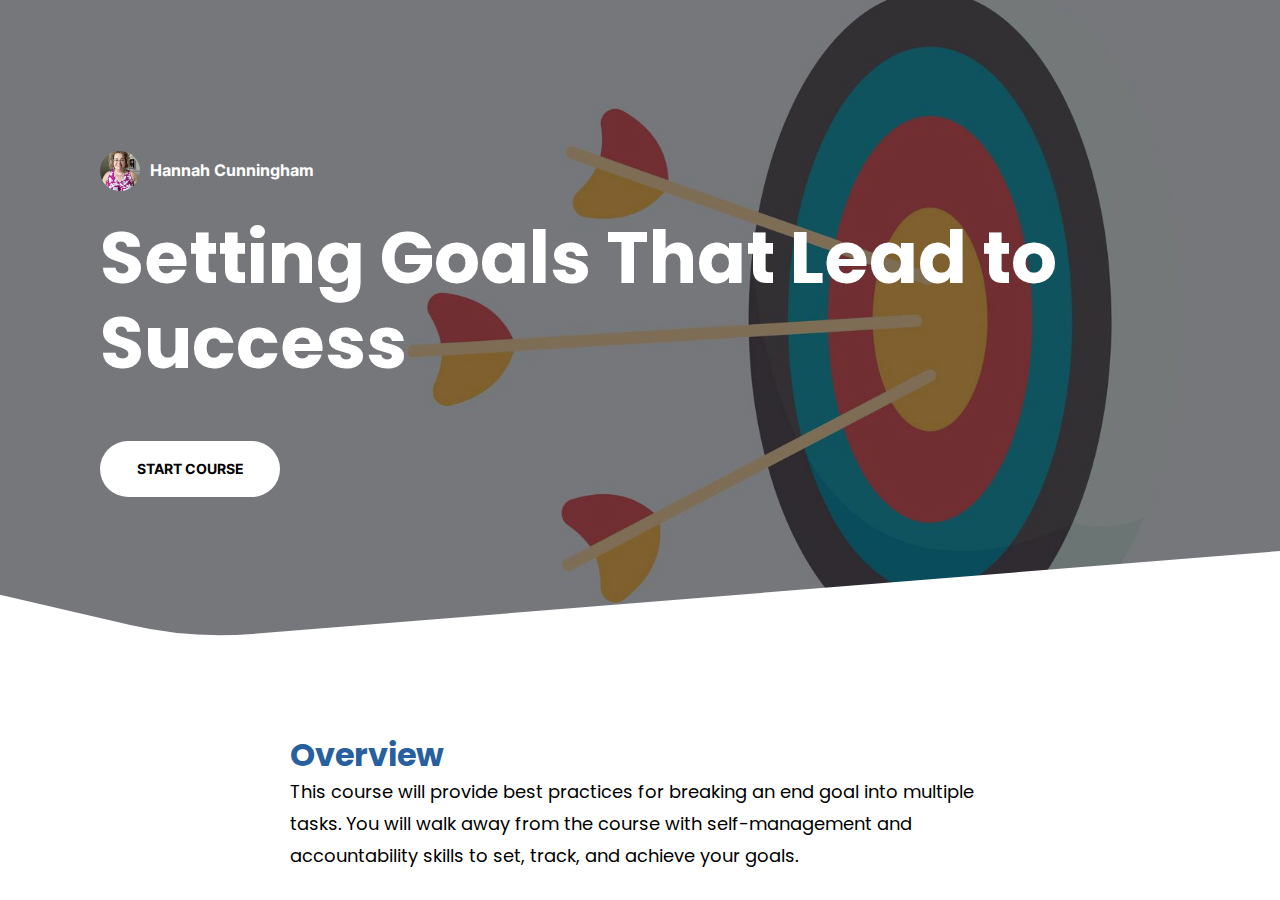
<file: scormcontent/index.html>
<!DOCTYPE html>
<html lang="en" class="">
  <head>
    <meta http-equiv="X-UA-Compatible" content="IE=edge,chrome=1">
    <meta name="viewport" content="width=device-width, initial-scale=1">
    <meta charset="utf-8">

    <title>Setting Goals That Lead to Success</title>

    <link type="text/css" rel="stylesheet" href="lib/icomoon.css">
    <script type="text/javascript" src="lib/player-0.0.11.min.js"></script>
    <script type="text/javascript" src="lib/lzwcompress.js"></script>

    <!-- Resize Hack -->
    <script type="text/javascript">
      window.resizeTo(screen.width, screen.height);
    </script>
    
    <!--[if lt IE 9]>
    <script src="//html5shiv.googlecode.com/svn/trunk/html5.js"></script>
    <![endif]-->

    <script id="__ENTRY__" type="application/json">
      {".js":["rise/df25d1c7.js"]}
    </script>

    <script id="__REMOTE_ENTRIES__" type="application/json">
      {"mondrian":{".js":["mondrian/entry.js"]}}
    </script>

    <script>
      (function() {
        const jsonp = {}

        function loadModule(manifest) {
          const p = []

          if (manifest['.css'] != null) {
            for (var idx = 0; idx < manifest['.css'].length; idx++) {
              p.push(new Promise((resolve, reject) => {
                var link = document.createElement('link')
                link.onload = resolve
                link.onerror = reject
                link.rel = 'stylesheet'
                link.href = 'lib/' + manifest['.css'][idx]
                document.body.appendChild(link)
              }))
            }
          }

          if (manifest['.js'] != null) {
            for (var idx = 0; idx < manifest['.js'].length; idx++) {
              p.push(new Promise((resolve, reject) => {
                var script = document.createElement('script')
                script.onload = resolve
                script.onerror = reject
                script.src = 'lib/' + manifest['.js'][idx]
                document.body.appendChild(script)
              }))
            }
          }

          return Promise.all(p)
        }

        function deserialize(str) {
          const buffer = Uint8Array.from(atob(str), c => c.charCodeAt(0))
          const json = new TextDecoder().decode(buffer)
          const result = JSON.parse(json)
          return result
        }

        function __loadEntry() {
          return loadModule(JSON.parse(document.getElementById('__ENTRY__').textContent))
        }

        function __loadRemoteEntry(name) {
          const manifest = JSON.parse(document.getElementById('__REMOTE_ENTRIES__').textContent)
          if (manifest[name] == null) throw new Error(`Missing manifest for remote entry "${name}".`)
          return loadModule(manifest[name])
        }
        
        async function __loadJsonp(id, path) {
          try {
            return await new Promise((resolve, reject) => {
              try {
                jsonp[id] = resolve
                const script = document.createElement('script')
                script.onerror = reject
                script.src = `./${path}`
                document.head.appendChild(script)
              } catch (err) {
                reject(err)
              }
            })
          } finally {
            delete jsonp[id]
          }
        }

        function __resolveJsonp(id, data) {
          const resolve = jsonp[id]
          if (typeof resolve !== 'function') {
            throw new Error(`Could not load JSONP "${id}"`)
          }
          resolve(data)
        }

        async function __fetchCourse(name) {
          name = name == null ? window.i18n.default : name
          if (!window.i18n.available.includes(name)) {
            console.warn(`Could not load locale "${name}"`)
            name = window.i18n.available[0]
          }
          const encoded = await __loadJsonp(`course:${name}`, `locales/${name}.js`)
          const courseData = deserialize(encoded)
          return courseData
        }

        window.__loadEntry = __loadEntry
        window.__loadRemoteEntry = __loadRemoteEntry
        window.__loadJsonp = __loadJsonp
        window.__resolveJsonp = __resolveJsonp
        window.__fetchCourse = __fetchCourse
      })()
    </script>
  </head>
  <body>
    <div id="app"></div>
    <script>
  (function(root) {
    window.i18n = {"available":["und"],"default":"und"};
    window.partnerContent = [];

    var quizId = null;
    var storylineId = null;
    var completionPercentage = 100;
    var reporting = 'completed-incomplete';

    var LMSProxySelections = [
      'CommitData',
      'ConcedeControl', // Gives control back to the LMS
      'CreateResponseIdentifier', // Create question response
      'Finish',
      'GetDataChunk',  // Retrieve stringified object with lesson progress
      'GetStatus', // Get Current Status
      'MatchingResponse', // Interaction - Question Type
      'RecordFillInInteraction', // Interaction - Question Type
      'RecordMatchingInteraction', // Interaction - Question Type
      'RecordMultipleChoiceInteraction', // Interaction - Question Type
      'ResetStatus', // Reset the Status
      'SetBookmark',   // Set identifier for bookmark
      'SetDataChunk',  // Set a stringified object with lesson progress
      'SetFailed', // Tell LMS user Failed course
      'SetPassed', // Tell LMS user Passed the course
      'SetReachedEnd', // Tell LMS user completed course
      'SetScore', // Report Users Score to the LMS (for Pass and fail)
      'WriteToDebug',
    ];

    function HookCommit() {
  LMSProxyFuncs.WriteToDebug('Commit strategy detected a reason to commit! Forcing a commit to the LMS.');
  LMSProxyFuncs.CommitData();
}

const ProxyHooks = {

  'SetFailed': HookCommit,
  'SetPassed': HookCommit,
  'SetReachedEnd': HookCommit,
  'SetScore': HookCommit,

  'RecordMultipleChoiceInteraction': HookCommit,
  'RecordMatchingInteraction': HookCommit,
  'RecordFillInInteraction': HookCommit,
  'MatchingResponse': HookCommit,
};

function hookProxy(funcName) {
  if(ProxyHooks[funcName]) {
    return ProxyHooks[funcName]();
  }

  return;
}

var LMSProxyFuncs = pick(LMSProxySelections, window.parent, Function.prototype);

function noAPIFunction (funcName) {
  return function () {
    console.log('Warning: Course was unable to find the LMS API for ' + funcName + '. Course may have been launched from scormcontent/index.html, or the course package is not within an LMS. Saving of student data will not occur.');
  }
}

var initProxy = function() {
  return Object.keys(LMSProxyFuncs).reduce(function(newProxy, funcName) {
    if (LMSProxyFuncs[funcName].toString().length < 35) {
      noAPIFunction(funcName)();

      if (funcName === 'cmi5') {
        newProxy['cmi5'] = {
          getMasteryScore: noAPIFunction('cmi5.getMasteryScore')
        }
      } else {
        newProxy[funcName] = noAPIFunction(funcName);
      }
      
      return newProxy;
    }

    if (arrayHas(funcName, ['CreateResponseIdentifier', 'MatchingResponse', 'cmi5'])) {
      newProxy[funcName] = LMSProxyFuncs[funcName];
      return newProxy;
    }

    newProxy[funcName] = function () {
      var args = ([]).slice.call(arguments);
      var result = LMSProxyFuncs[funcName].apply(null, args);

      hookProxy(funcName);

      return result;
    }
    return newProxy;
  }, {})
}


    var LMSProxy = initProxy();

    var cache = getLMSData();

    function debounce(fn, delay) {
  var timer = null;

  return function () {
    var context = this, args = arguments;
    clearTimeout(timer);
    timer = setTimeout(function () {
      fn.apply(context, args);
    }, delay);
  };
}

function compress(data) {
  try {
    return JSON.stringify({
      v: 2,
      d: lzwCompress.pack(JSON.stringify(data)),
      cpv: "P4tgLBvD"
    });
  } catch(e) {
    return '';
  }
}

function decompress(stringData) {
  try {
    const data = JSON.parse(stringData);

    return data.d
      ? JSON.parse(lzwCompress.unpack(data.d))
      : data;
  } catch(e) {
    return {};
  }
}

function assign(target) {
  if (target === undefined || target === null) {
    throw new TypeError('assign: Cannot convert undefined or null to object');
  }

  var output = Object(target);

  for (var index = 1; index < arguments.length; index++) {
    var source = arguments[index];
    if (source !== undefined && source !== null) {
      for (var nextKey in source) {
        if (source.hasOwnProperty(nextKey)) {
          output[nextKey] = source[nextKey];
        }
      }
    }
  }
  return output;
}

function identity(value) {
  return value;
}

function bookmark(id) {
  var url = 'index.html#/lessons/' + id;

  LMSProxy.SetBookmark(url, '');
}

function completeOut(passed, reportParam) {
  var reportType = reportParam || reporting;

  if(passed) {
    switch(reportType) {
      case 'completed-incomplete':
      case 'completed-failed':
        LMSProxy.ResetStatus();
        LMSProxy.SetReachedEnd();
        break;

      case 'passed-incomplete':
      case 'passed-failed':
        LMSProxy.SetPassed();
        LMSProxy.SetReachedEnd();
        break;
    }
  } else {
    switch(reportType) {
      case 'passed-failed':
      case 'completed-failed':
        if(!isPassed()) {
          LMSProxy.SetFailed();
        }
        break;
    }
  }
}

var setDataChunk = debounce(function(data) {
  LMSProxy.SetDataChunk(data);
}, 1000);

function concatLMSData(data) {
  assign(cache, data);
  setDataChunk(compress(cache));
}

function exit() {
  LMSProxy.ConcedeControl();
}

function finish(totalProgress) {
  if (
    quizId === null &&
    storylineId === null &&
    completionPercentage != undefined &&
    totalProgress >= completionPercentage
  ) {
    completeOut(true);
  }
}

function finishQuiz(passed, score, id) {
  if (id == quizId) {
    reportScore(score);
    completeOut(passed);
  }
}

function finishStoryline(id, passed, isQuiz, score) {
  if (id == storylineId) {
    if (isQuiz) {
      reportScore(score);
      completeOut(passed, 'passed-failed');
    } else {
      completeOut(passed);
    }
  }
}

function sanitizeForUri(title) {
  var strippedTitle = title.replace(/<(?:.|\n)*?>/gm, '');
  var sanitizedTitle = strippedTitle.replace(/[^a-zA-Z0-9-_.~]/g, '-');
  return sanitizedTitle;
}

function shorten(title) {
  return title.charAt(0);
}

function buildResponseIdentifier(response) {
  var title = sanitizeForUri(response.title);
  return LMSProxy.CreateResponseIdentifier(shorten(title), title);
}

function buildMatchingResponse(response) {
  var sourceTitle = sanitizeForUri(response.source.title);
  var targetTitle = sanitizeForUri(response.target.title);

  var source =
    LMSProxy.CreateResponseIdentifier(shorten(sourceTitle), sourceTitle);
  var target =
    LMSProxy.CreateResponseIdentifier(shorten(targetTitle), targetTitle);

  return new LMSProxy.MatchingResponse(source, target);
}

function cleanTitle(title, maxSize) {
  return title.substr(0, maxSize || 20).replace(/\s/g, '_');
}

function titleToId(quiz, question, attempts) {
  return cleanTitle(quiz, 20) + '_' + cleanTitle(question, 230) + '_' + attempts.toString().substr(0,3);
}

function normalizeResult(correct) {
  return correct
    ? window.parent.INTERACTION_RESULT_CORRECT
    : window.parent.INTERACTION_RESULT_WRONG;
}

function reportAnswer(data) {
  var recorder = Function.prototype;
  var response;
  var correctResponses;

  var isCorrect = normalizeResult(data.isCorrect);
  var latency = data.latency;
  var title = data.questionTitle;
  var weighting = 1;
  var strId = titleToId(data.quizTitle, title, data.retryAttempts);

  switch (data.type) {
    case 'MULTIPLE_CHOICE':
    case 'MULTIPLE_RESPONSE':
      response = data.response.map(buildResponseIdentifier);
      correctResponses = data.correctResponse.map(buildResponseIdentifier);
      recorder = LMSProxy.RecordMultipleChoiceInteraction;
      break;

    case 'FILL_IN_THE_BLANK':
      response = data.response;
      correctResponses = data.correctResponse;
      recorder = LMSProxy.RecordFillInInteraction;
      break;

    case 'MATCHING':
      response = data.response.map(buildMatchingResponse);
      correctResponses = data.correctResponse.map(buildMatchingResponse);
      recorder = LMSProxy.RecordMatchingInteraction;
      break;
  }

  recorder(
    strId,
    response,
    isCorrect,
    correctResponses,
    title,
    weighting,
    latency,
    0
  );
}

function getLMSData() {
  var data = null;

  if(!cache) {
    data = LMSProxy.GetDataChunk();

    var result = data
      ? decompress(data)
      : {};

    return result;
  }

  return assign({}, cache);
}

function getProgress(initialProgress) {
  var decodeCourseProgress =
    root.Rise.decodeCourseProgress;

  var progress = assign({}, {
    progress: { lessons: {} }
  }, getLMSData()).progress;

  if(initialProgress) {
    return decodeCourseProgress(initialProgress, progress);
  }

  return progress;
}

function isExport() {
  return true;
}

function isPassed() {
  return LMSProxy.GetStatus() === window.parent.LESSON_STATUS_PASSED;
}

function pick(keys, obj, def) {
  return keys.reduce(function(memo, key) {
    if(obj[key] === undefined) {
      if(def !== undefined) {
        memo[key] = def;
      }
    } else {
      memo[key] = obj[key];
    }

    return memo;
  }, {});
}

function reportScore(score) {
  var highScore = Math.max(getLMSData().score || 0, score);
  concatLMSData({ score: highScore });

  LMSProxy.SetScore(highScore, 100, 0);
}

function resolvePath(path) {
  return ('assets/').concat(path);
}

function resolveFontPath(font) {
  return ('lib/fonts/').concat(font.key.split('/').reverse()[0]);
}

function setLessonProgress(lessonProgress) {
  var encodeLessonProgress =
    root.Rise.encodeLessonProgress;

  var currentProgress = getProgress();

  var lessons = assign(
    {},
    currentProgress.lessons,
    encodeLessonProgress(lessonProgress)
  );

  var progress = assign({}, currentProgress, { lessons: lessons });

  concatLMSData({ progress: progress });
}

function setCourseProgress(courseProgress) {
  var encodeCourseProgress =
    root.Rise.encodeCourseProgress;

  var currentProgress = getProgress();

  var progress = assign(
    {},
    currentProgress,
    encodeCourseProgress(courseProgress)
  );

  concatLMSData({ progress: progress });
}

function getMasteryScore(payload) {
  return payload.passingScore;
}

function arrayHas(val, arr) {
  return !!(~(arr.indexOf(val)))
}

function fetchAvailableLocales() {
  return window.i18n
}

root.Rise = {
  completeLessons: identity,
  decodeCourseProgress: identity,
  encodeCourseProgress: identity,
  encodeLessonProgress: identity
};

root.Runtime = {
  bookmark: bookmark,
  exit: exit,
  fetch: window.__fetchCourse,
  fetchAvailableLocales: fetchAvailableLocales,
  finish: finish,
  finishQuiz: finishQuiz,
  finishStoryline: finishStoryline,
  getMasteryScore: getMasteryScore,
  getProgress: getProgress,
  isExport: isExport,
  reportAnswer: reportAnswer,
  resolveFontPath: resolveFontPath,
  resolvePath: resolvePath,
  setCourseProgress: setCourseProgress,
  setLessonProgress: setLessonProgress
};

  }(window));
</script>

    
    <script>__loadEntry()</script>
    
  </body>
</html>
</file>
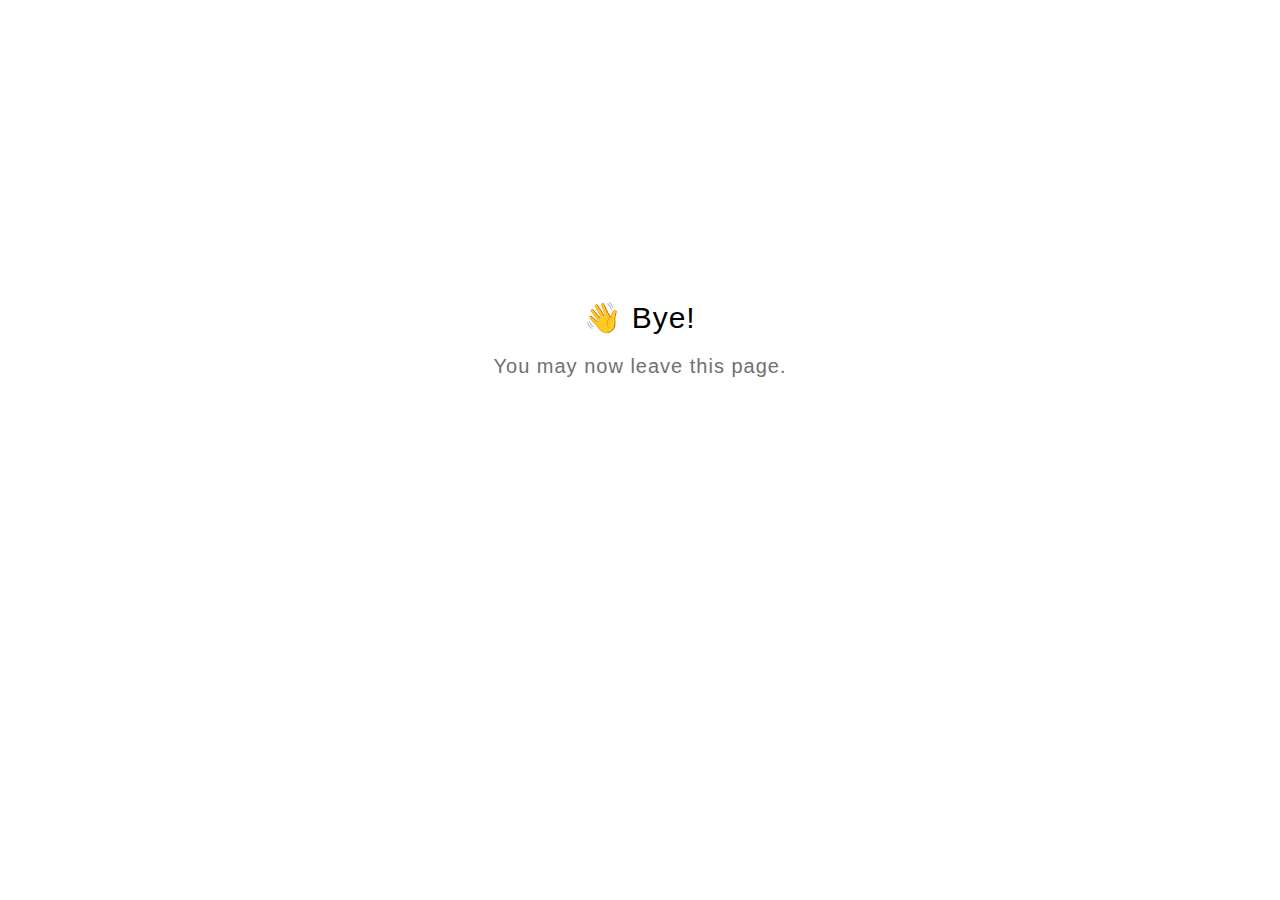
<file: scormdriver/goodbye.html>
<!DOCTYPE html>
<html lang="en">
  <head>
    <title>Goodbye</title>
    <meta charset="utf-8" lang="en">
    <style>
      html {
        font-size: 20px;
        font-family: 'lato', sans-serif;
        font-weight: lighter;
        letter-spacing: 0.05rem;
      }

      .goodbye-container {
        text-align: center;
        margin-top: 15rem;
      }

      .bye-message {
        font-size: 1.5rem;
      }

      .exit-text {
        color: #707070;
        margin-top: 1rem;
      }
    </style>
  </head>
  <body>
    <div class="goodbye-container">
      <div class="bye-message">👋 Bye!</div>
      <div class="exit-text">You may now leave this page.</div>
    </div>
  </body>
</html>
</file>
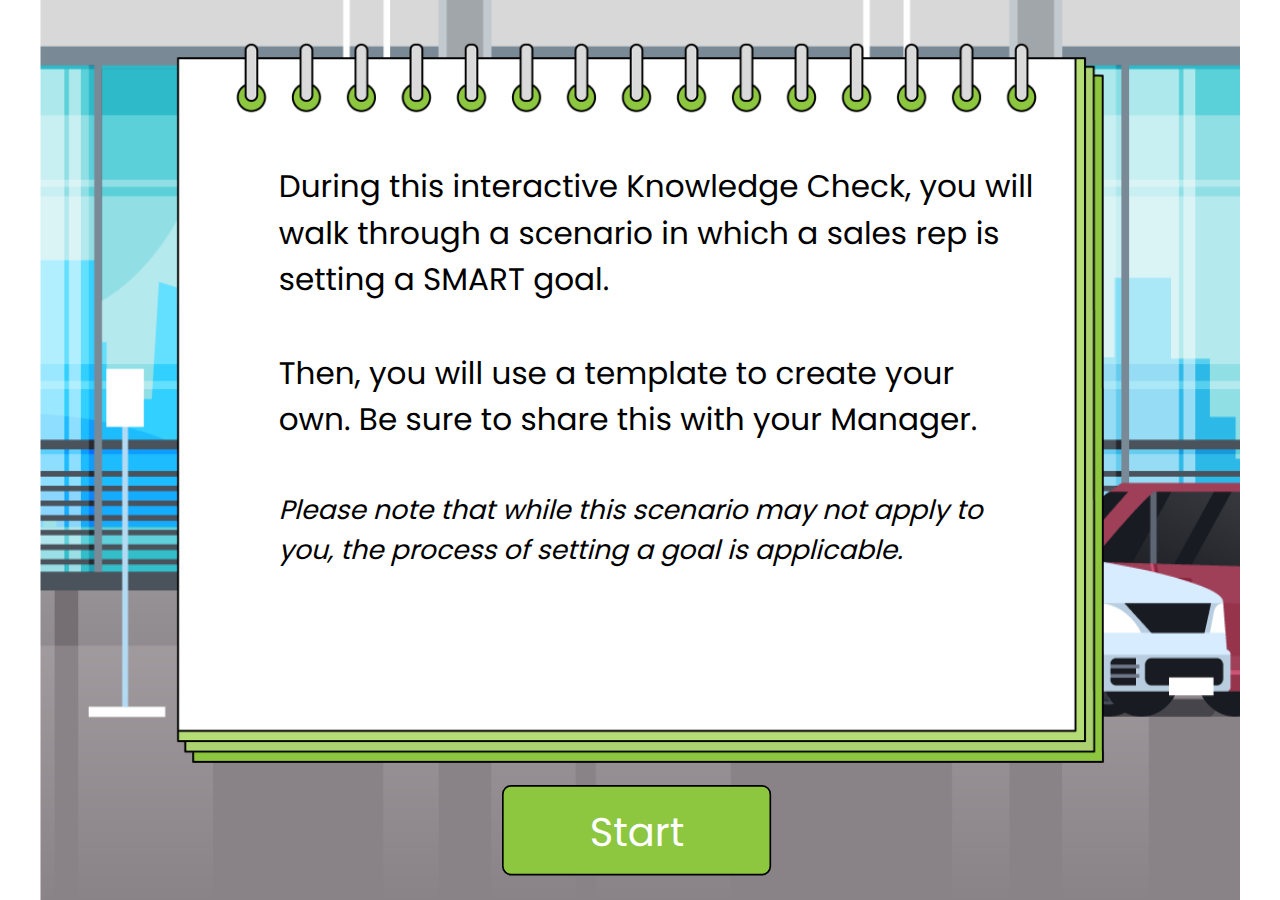
<file: scormcontent/assets/dLzNP34RijJcMP-E/story.html>
﻿<!doctype html>
<html lang="en-US">
<head>
  <meta charset="utf-8">
  <!-- Created using Storyline 360 x64 - http://www.articulate.com  -->
  <!-- version: 3.90.32893.0 -->
  <title>smart goals</title>
  <meta http-equiv="x-ua-compatible" content="IE=edge"/>
  <meta name="viewport" content="width=device-width,initial-scale=1,user-scalable=no,shrink-to-fit=no,minimal-ui"/>
  <meta name="apple-mobile-web-app-capable" content="yes"/>
  <style>
    html, body { height: 100%; padding: 0; margin: 0 }
    #app { height: 100%; width: 100%; }
  </style>

  <script>
    window.DS = {};
    window.globals = {
      DATA_PATH_BASE: '',
      HAS_FRAME: true,
      HAS_SLIDE: true,

      lmsPresent: false,
      tinCanPresent: false,
      cmi5Present: false,
      aoSupport: false,
      scale: 'noscale',
      captureRc: false,
      browserSize: 'optimal',
      bgColor: '#282828',
      features: 'DropInAcc,DropInBase,DropInCore,DropInInteractions,DropInMisc,DropInVectors,DropInVideo,LayerPresentAsDialog,MultipleQuizTracking,UpdatedThemeEditor',
      themeName: 'unified',
      preloaderColor: '#FFFFFF',
      suppressAnalytics: false,
      productChannel: 'stable',
      publishSource: 'storyline',
      aid: 'aid|d99691cb-b432-4b41-a28e-fed1230dcdc1',
      cid: '454ecae4-ffa7-4080-87f9-0cae91ce4b2b',
      playerVersion: '3.90.32893.0',
      publishTimestamp: '2024-09-11T19:25:53.9437273Z',
      maxIosVideoElements: 10,
      connectionSettings: { message: 'You%20are%20offline.%20Trying%20to%20reconnect...', useDarkTheme: false, mode: 'disabled' },
      hasFeature: function(feature) {
        return this.features.split(',').includes(feature);
      },
      
      parseParams: function(qs) {
        if (window.globals.parsedParams != null) {
          return window.globals.parsedParams;
        }
        qs = (qs || window.location.search.substr(1)).split('+').join(' ');
        var params = {},
            tokens,
            re = /[?&]?([^=]+)=([^&]*)/g;

        while (tokens = re.exec(qs)) {
          params[decodeURIComponent(tokens[1]).trim()] =
            decodeURIComponent(tokens[2]).trim();
        }
        window.globals.parsedParams = params;
        return params;
      }

    };
  </script>
  <script>
    var isIe11 = ('ActiveXObject' in window || window.MSBlobBuilder != null)
      && window.msCrypto != null && !window.ActiveXObject;
    if (isIe11) {
      window.globals.unsupportedBrowser = true;
      document.write(atob('[base64]'));
    }
  </script>

  <script>
    if (window.globals.hasFeature('MultiLanguageSinglePackageSupport')) {
      
      
    }
  </script>

  
  <script>window.THREE = { };</script>
  
<meta name="robots" content="noindex, nofollow"></head>
<body style="background: #282828" class="cs-HTML theme-unified">
<script src="player-interface.js"></script>
  <script>!function(){var e,i=/iPhone/i,o=/iPod/i,n=/iPad/i,t=/\biOS-universal(?:.+)Mac\b/i,r=/\bAndroid(?:.+)Mobile\b/i,a=/Android/i,d=/(?:SD4930UR|\bSilk(?:.+)Mobile\b)/i,p=/Silk/i,l=/Windows Phone/i,u=/\bWindows(?:.+)ARM\b/i,b=/BlackBerry/i,s=/BB10/i,c=/Opera Mini/i,f=/\b(CriOS|Chrome)(?:.+)Mobile/i,h=/Mobile(?:.+)Firefox\b/i,v=function(e){return void 0!==e&&"MacIntel"===e.platform&&"number"==typeof e.maxTouchPoints&&e.maxTouchPoints>1&&"undefined"==typeof MSStream};e=function(e){var m={userAgent:"",platform:"",maxTouchPoints:0};e||"undefined"==typeof navigator?"string"==typeof e?m.userAgent=e:e&&e.userAgent&&(m={userAgent:e.userAgent,platform:e.platform,maxTouchPoints:e.maxTouchPoints||0}):m={userAgent:navigator.userAgent,platform:navigator.platform,maxTouchPoints:navigator.maxTouchPoints||0};var g=m.userAgent,y=g.split("[FBAN");void 0!==y[1]&&(g=y[0]),void 0!==(y=g.split("Twitter"))[1]&&(g=y[0]);var A=function(e){return function(i){return i.test(e)}}(g),w={apple:{phone:A(i)&&!A(l),ipod:A(o),tablet:!A(i)&&(A(n)||v(m))&&!A(l),universal:A(t),device:(A(i)||A(o)||A(n)||A(t)||v(m))&&!A(l)},amazon:{phone:A(d),tablet:!A(d)&&A(p),device:A(d)||A(p)},android:{phone:!A(l)&&A(d)||!A(l)&&A(r),tablet:!A(l)&&!A(d)&&!A(r)&&(A(p)||A(a)),device:!A(l)&&(A(d)||A(p)||A(r)||A(a))||A(/\bokhttp\b/i)},windows:{phone:A(l),tablet:A(u),device:A(l)||A(u)},other:{blackberry:A(b),blackberry10:A(s),opera:A(c),firefox:A(h),chrome:A(f),device:A(b)||A(s)||A(c)||A(h)||A(f)},any:!1,phone:!1,tablet:!1};return w.any=w.apple.device||w.android.device||w.windows.device||w.other.device,w.phone=w.apple.phone||w.android.phone||w.windows.phone,w.tablet=w.apple.tablet||w.android.tablet||w.windows.tablet,w}(),"object"==typeof exports&&"undefined"!=typeof module?module.exports=e:"function"==typeof define&&define.amd?define((function(){return e})):this.isMobile=e}();
    window.isMobile.apple.tablet = window.isMobile.apple.tablet ||
      (navigator.platform === 'MacIntel' && navigator.maxTouchPoints > 1);
    window.isMobile.apple.device = window.isMobile.apple.device || window.isMobile.apple.tablet;
    window.isMobile.tablet = window.isMobile.tablet || window.isMobile.apple.tablet;
    window.isMobile.any = window.isMobile.any || window.isMobile.apple.tablet;
  </script>

  <div id="focus-sink" tabindex="-1"></div>

  <div id="preso"></div>
  <script>
    (function() {

      var classTypes = [ 'desktop', 'mobile', 'phone', 'tablet' ];

      var addDeviceClasses = function(prefix, testObj) {
        var curr, i;
        for (i = 0; i < classTypes.length; i++) {
          curr = classTypes[i];
          if (testObj[curr]) {
            document.body.classList.add(prefix + curr);
          }
        }
      };

      var params = window.globals.parseParams(),
          isDevicePreview = params.devicepreview === '1',
          isPhoneOverride = params.deviceType === 'phone' || (isDevicePreview && params.phone == '1'),
          isTabletOverride = (params.deviceType === 'tablet' || isDevicePreview) && !isPhoneOverride,
          isMobileOverride = isPhoneOverride || isTabletOverride;

      var deviceView = {
        desktop: !window.isMobile.any && !isMobileOverride,
        mobile: window.isMobile.any || isMobileOverride,
        phone: isPhoneOverride || (window.isMobile.phone && !isTabletOverride),
        tablet: isTabletOverride || window.isMobile.tablet
      };

      window.globals.deviceView = deviceView;
      window.isMobile.desktop = !window.isMobile.any;
      window.isMobile.mobile = window.isMobile.any;

      addDeviceClasses('view-', deviceView);

    })();
  </script>
  
  <script src='story_content/triggers.js' type=text/javascript></script>
<script src='story_content/user.js' type=text/javascript></script>
  <div class="slide-loader"></div>

  <script>
    var doc = document, loader = doc.body.querySelector('.slide-loader'); [ 1, 2, 3 ].forEach(function(n) { var d = doc.createElement('div'); d.style.backgroundColor = window.globals.preloaderColor; d.classList.add('mobile-loader-dot'); d.classList.add('dot' + n); loader.appendChild(d); });
  </script>

  <div class="mobile-load-title-overlay" style="display: none">
    <div class="mobile-load-title">smart goals</div>
  </div>

  <div class="mobile-chrome-warning"></div>

  
<style>
  .warn-connection-dialog {
    display: none;
    background: transparent;
    pointer-events: all;
    position: fixed;
    left: 0;
    top: 0;
    width: 100%;
    height: 100%;
    z-index: 999;
  }

  .warn-connection-content {
    pointer-events: all;
    border-radius: 4px;
    background: white;
    border: 1px solid #E7E7E7;
    color: #333333;
    box-shadow: 0 2px 4px rgba(0, 0, 0, 0.25);
    transition: all 150ms ease-out;
    position: absolute;
    white-space: nowrap;
  }

  .view-phone.is-landscape .warn-connection-content {
    left: 23px;
    bottom: 23px;
  }

  .view-tablet.is-landscape .warn-connection-content {
    left: 50%;
    top: 20px;
    transform: translateX(-50%);
  }

  .view-mobile.is-portrait .warn-connection-content {
    transform: translate(-50%, calc(-100% - 15px));
  }

  .warn-connection-content p {
    display: inline-block;
    margin: 0 8px 0 0;
    line-height: 33px;
    font-size: 11px;
  }

  .warn-connection-content svg {
    position: relative;
    vertical-align: middle;
    margin: 0 2px 2px 8px;
  }

  .view-desktop .warn-connection-content {
    left: 1.5em;
    bottom: 1.5em;
  }

  .view-desktop .warn-connection-content p {
    font-size: 1.1em;
  }

  .is-offline .warn-connection-dialog {
    display: block;
  }

  .is-offline .cs-panel * {
    pointer-events: none !important;
  }

  .is-offline .cs-panel {
    pointer-events: all !important;
  }

  .is-offline #nav-controls * {
    pointer-events: none !important;
  }

  .is-offline #nav-controls {
    pointer-events: all !important;
  }
</style>

<div class="warn-connection-dialog" role="alertdialog" aria-modal="true" tabindex="0" aria-labelledby="warn-connection-message">
  <div class="warn-connection-content">
    <svg width="17" height="15" viewBox="0 0 17 15" xmlns="http://www.w3.org/2000/svg">
      <path fill="#8F0000" stroke="white" d="M16.07,12.98 L15.88,12.23 L9.51,1.21 C8.97,0.26,7.6,0.26,7.06,1.21 L0.69,12.23 C0.15,13.16,0.81,14.36,1.91,14.36 H14.65 C15.47,14.36,16.05,13.7,16.07,12.98 Z"/>
      <path fill="white" stroke="white" d="M8.58,5.5 C8.35,5.28,8.5,5.35,8.21,5.32 C8.09,5.35,7.97,5.49,7.96,5.67 C7.97,5.79,7.98,5.92,7.98,6.04 L7.98,6.04 C7.99,6.17,8,6.31,8.01,6.43 L8.01,6.44 C8.03,6.92,8.06,7.41,8.09,7.9 L8.09,7.9 C8.12,8.39,8.14,8.88,8.17,9.37 C8.17,9.39,8.18,9.42,8.2,9.44 C8.23,9.46,8.25,9.47,8.28,9.47 C8.31,9.47,8.34,9.46,8.35,9.44 C8.37,9.43,8.38,9.4,8.39,9.35 L8.39,9.34 C8.39,9.24,8.4,9.15,8.4,9.05 L8.4,9.05 C8.41,8.96,8.41,8.86,8.42,8.75 C8.43,8.44,8.45,8.12,8.47,7.81 L8.47,7.81 C8.49,7.49,8.51,7.18,8.53,6.87 C8.55,6.46,8.56,6.05,8.59,5.64 L8.6,5.62 C8.6,5.57,8.59,5.53,8.58,5.5 L8.21,5.32 Z"/>
      <circle fill="white" stroke="white" cx="8.3" cy="11.35" r="0.3"/>
    </svg>
    <p id="warn-connection-message">You are offline. Trying to reconnect...</p>
  </div>
</div>

<script>
  (function() {
    window.DS.connection = {
      warningShown: false,
      assets: {},
      loadingAssetGroup: false,
      retryDelay: 500
    };

    var connectionSettings = window.globals.connectionSettings || {};

    var useConnectionMessages = window.AbortController != null &&
      window.location.protocol != 'file:' &&
      connectionSettings.mode === 'normal';

    window.DS.connection.useConnectionMessages = useConnectionMessages;

    var assetCount = 0;
    var checkLoadedId;


    if (useConnectionMessages && connectionSettings != null) {
      var contentEl = document.querySelector('.warn-connection-content');
      var messageEl = contentEl.querySelector('p');

      if (connectionSettings.useDarkTheme) {
        contentEl.style.borderColor = '#BABBBA';
        contentEl.style.backgroundColor = '#282828';
        contentEl.style.color = '#FFFFFF';
      }

      if (connectionSettings.message != null) {
        messageEl.textContent = window.decodeURIComponent(connectionSettings.message);
      }
    }

    function checkAssetsReady() {
      for (var i in DS.connection.assets) {
        if (!DS.connection.assets[i].success) {
          return false;
        }
      }
      return true;
    }

    function stopAssetGroup() {
      if (!useConnectionMessages) { return; }

      assetCount = 0;

      DS.connection.oldAssetGroup = DS.connection.assets;
      DS.connection.assets = {};
      DS.connection.loadingAssetGroup = false;
      clearInterval(checkLoadedId);
    }

    function startAssetGroup() {
      if (!useConnectionMessages) { return; }
      var ticks = 0;
      clearInterval(checkLoadedId);
      checkLoadedId = setInterval(function() {
        var loaded = 0;
        if (assetCount === 0 && loaded === 0) {
          clearInterval(checkLoadedId);
          return;
        }

        for (var i in DS.connection.assets) {
          if (DS.connection.assets[i].success) {
            loaded++;
          }
        }

        if (assetCount === loaded && checkAssetsReady()) {
          for (var i in DS.connection.assets) {
            if (DS.connection.assets[i].action) {
              DS.connection.assets[i].action();
            }
          }
          hideWarning();
          stopAssetGroup();
        }
      }, 100)
    }

    function requiredAsset(url, action, retry, type) {
      if (!useConnectionMessages) { return; }
      if (DS.connection.assets[url]) { return; }

      DS.connection.assets[url] = {
        success: false, action: action, retry: retry, type: type
      };
      assetCount = Object.keys(DS.connection.assets).length;
      if (!DS.connection.loadingAssetGroup) {
        startAssetGroup();
      }
      DS.connection.loadingAssetGroup = true;
    }

    function assetLoaded(url) {
      if (!useConnectionMessages) { return; }
      if (DS.connection.assets[url]) {
        DS.connection.assets[url].success = true;
      }
    }

    function assetFailed(url) {
      if (!useConnectionMessages) { return; }
      if (!DS.connection.assets[url]) {
        if (/\.js$/.test(url) && url.indexOf('transcripts') === -1) {
          setTimeout(function() {
            if (DS.connection.lastSlideLoaded != null) {
              DS.connection.lastSlideLoaded();
            }
          }, DS.connection.retryDelay);
        }
        return;
      }
      if (!DS.connection.warningShown) { showWarning(); }
      if (DS.connection.assets[url].retry) {
        setTimeout(function() {
          if (!DS.connection.assets[url].success) {
            DS.connection.assets[url].retry()
          }
        }, DS.connection.retryDelay);
      }
    }

    function hideWarning() {
      document.body.classList.remove('is-offline');
      DS.connection.warningShown = false;
      enableKeys();
    }
    DS.connection.hideWarning = hideWarning

    function showWarning(btn) {
      document.body.classList.add('is-offline')
      DS.connection.warningShown = true;
      updateWarningPosition();
      disableKeys();
    }

    function updateWarningPosition() {
      if (!DS.connection.warningShown) {
        return;
      }

      var isPortrait = document.body.classList.contains('is-portrait');
      var isMobile = document.body.classList.contains('view-mobile');
      var warningEl = document.querySelector('.warn-connection-content');

      if (isPortrait && isMobile) {
        var slide = document.querySelector('.primary-slide');
        var slideRect = slide != null
          ? slide.getBoundingClientRect()
          : { top: window.innerHeight, left: 0, width: window.innerWidth };

        warningEl.style.top = `${slideRect.top}px`
        warningEl.style.left = `${slideRect.left + slideRect.width / 2}px`
      } else {
        warningEl.style.top = null;
        warningEl.style.left = null;
      }

      window.requestAnimationFrame(updateWarningPosition);
    }

    function onDisableKeyDown(e) {
      e.preventDefault();
      e.stopImmediatePropagation();
    }

    function onDisableKeyUp(e) {
      e.preventDefault();
      e.stopImmediatePropagation();
    }

    var accStyle = document.createElement('style');
    var warnDialogEl = document.querySelector('.warn-connection-dialog');

    function disableKeys() {
      if (DS.views && DS.views.nsStack && DS.views.nsStack.length === 1) {
        DS.views.nsStack[0].tabReachable = false
        DS.views.nsStack[0].updateTabIndex(true, true);
      }

      accStyle.innerHTML = '.acc-shadow-dom { display: none; }';
      document.body.appendChild(accStyle);

      warnDialogEl.parentNode.append(warnDialogEl);
      warnDialogEl.focus();
    }

    function enableKeys() {
      accStyle.remove();
      if (DS.views && DS.views.nsStack && DS.views.nsStack.length === 1 && DS.views.nsStack[0].name === '_frame') {
        DS.views.nsStack[0].tabReachable = true;
        DS.views.nsStack[0].updateTabIndex();
      }
    }

    // these will all be noops if the feature flag isn't set in
    // the data and `window.globals.features`
    DS.connection.requiredAsset = requiredAsset;
    DS.connection.assetLoaded = assetLoaded;
    DS.connection.assetFailed = assetFailed;
    DS.connection.stopAssetGroup = stopAssetGroup;
    DS.connection.startAssetGroup = startAssetGroup;
  })();
</script>


  <script>
    
    if (window.autoSpider && window.vInterfaceObject) {
      document.querySelector('.mobile-load-title-overlay').style.display = 'none';
    }
  </script>

  

  <link rel="stylesheet" href="html5/data/css/output.min.css" data-noprefix/>
</body>
<script src="html5/lib/scripts/bootstrapper.min.js"></script>
</html>
</file>
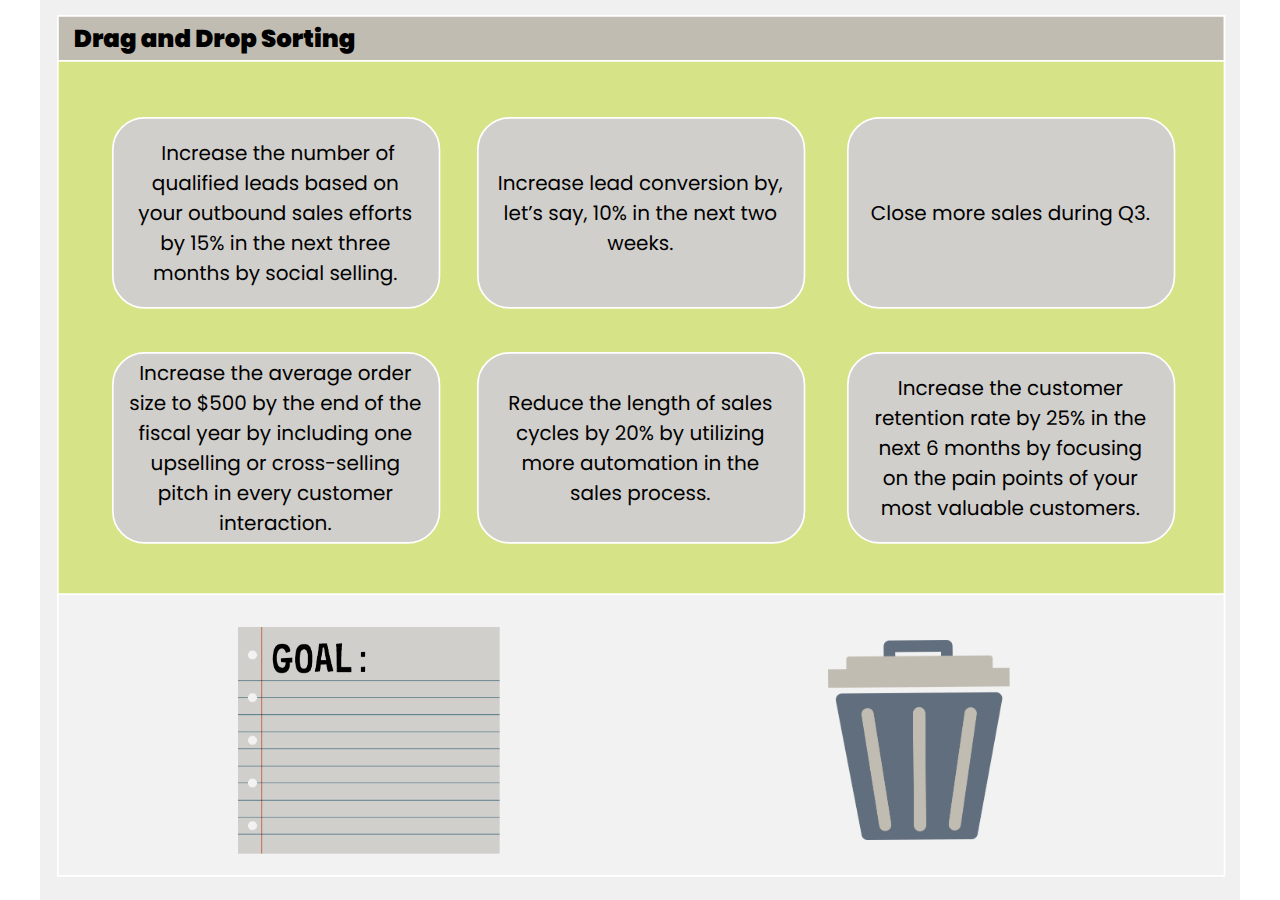
<file: scormcontent/assets/outxInXLrXC78nPJ/story.html>
﻿<!doctype html>
<html lang="en-US">
<head>
  <meta charset="utf-8">
  <!-- Created using Storyline 360 - http://www.articulate.com  -->
  <!-- version: 3.87.32265.0 -->
  <title>drag and drop SMART</title>
  <meta http-equiv="x-ua-compatible" content="IE=edge"/>
  <meta name="viewport" content="width=device-width,initial-scale=1,user-scalable=no,shrink-to-fit=no,minimal-ui"/>
  <meta name="apple-mobile-web-app-capable" content="yes"/>
  <style>
    html, body { height: 100%; padding: 0; margin: 0 }
    #app { height: 100%; width: 100%; }
  </style>

  <script>
    window.DS = {};
    window.globals = {
      DATA_PATH_BASE: '',
      HAS_FRAME: true,
      HAS_SLIDE: true,

      lmsPresent: false,
      tinCanPresent: false,
      cmi5Present: false,
      aoSupport: false,
      scale: 'noscale',
      captureRc: false,
      browserSize: 'optimal',
      bgColor: '#282828',
      features: 'DropInBase,DropInInteractions,DropInMisc,DropInVectors,DropInVideo,LayerPresentAsDialog,MultipleQuizTracking,UpdatedThemeEditor',
      themeName: 'unified',
      preloaderColor: '#FFFFFF',
      suppressAnalytics: false,
      productChannel: 'stable',
      publishSource: 'storyline',
      aid: 'aid|d99691cb-b432-4b41-a28e-fed1230dcdc1',
      cid: '2017d430-7da5-4f03-b4d3-6ccf7dae5b51',
      playerVersion: '3.87.32265.0',
      publishTimestamp: '2024-05-06T19:48:51.0362164Z',
      maxIosVideoElements: 10,
      connectionSettings: { message: 'You%20are%20offline.%20Trying%20to%20reconnect...', useDarkTheme: false, mode: 'disabled' },
      hasFeature: function(feature) {
        return this.features.split(',').includes(feature);
      },
      
      parseParams: function(qs) {
        if (window.globals.parsedParams != null) {
          return window.globals.parsedParams;
        }
        qs = (qs || window.location.search.substr(1)).split('+').join(' ');
        var params = {},
            tokens,
            re = /[?&]?([^=]+)=([^&]*)/g;

        while (tokens = re.exec(qs)) {
          params[decodeURIComponent(tokens[1]).trim()] =
            decodeURIComponent(tokens[2]).trim();
        }
        window.globals.parsedParams = params;
        return params;
      }

    };
  </script>
  <script>
    var isIe11 = ('ActiveXObject' in window || window.MSBlobBuilder != null)
      && window.msCrypto != null && !window.ActiveXObject;
    if (isIe11) {
      window.globals.unsupportedBrowser = true;
      document.write(atob('[base64]'));
    }
  </script>

  <script>
    if (window.globals.hasFeature('MultiLanguageSupport')) {
      
      
    }
  </script>

  
  <script>window.THREE = { };</script>
  
<meta name="robots" content="noindex, nofollow"></head>
<body style="background: #282828" class="cs-HTML theme-unified">
<script src="player-interface.js"></script>
  <script>!function(){var e,i=/iPhone/i,o=/iPod/i,n=/iPad/i,t=/\biOS-universal(?:.+)Mac\b/i,r=/\bAndroid(?:.+)Mobile\b/i,a=/Android/i,d=/(?:SD4930UR|\bSilk(?:.+)Mobile\b)/i,p=/Silk/i,l=/Windows Phone/i,u=/\bWindows(?:.+)ARM\b/i,b=/BlackBerry/i,s=/BB10/i,c=/Opera Mini/i,f=/\b(CriOS|Chrome)(?:.+)Mobile/i,h=/Mobile(?:.+)Firefox\b/i,v=function(e){return void 0!==e&&"MacIntel"===e.platform&&"number"==typeof e.maxTouchPoints&&e.maxTouchPoints>1&&"undefined"==typeof MSStream};e=function(e){var m={userAgent:"",platform:"",maxTouchPoints:0};e||"undefined"==typeof navigator?"string"==typeof e?m.userAgent=e:e&&e.userAgent&&(m={userAgent:e.userAgent,platform:e.platform,maxTouchPoints:e.maxTouchPoints||0}):m={userAgent:navigator.userAgent,platform:navigator.platform,maxTouchPoints:navigator.maxTouchPoints||0};var g=m.userAgent,y=g.split("[FBAN");void 0!==y[1]&&(g=y[0]),void 0!==(y=g.split("Twitter"))[1]&&(g=y[0]);var A=function(e){return function(i){return i.test(e)}}(g),w={apple:{phone:A(i)&&!A(l),ipod:A(o),tablet:!A(i)&&(A(n)||v(m))&&!A(l),universal:A(t),device:(A(i)||A(o)||A(n)||A(t)||v(m))&&!A(l)},amazon:{phone:A(d),tablet:!A(d)&&A(p),device:A(d)||A(p)},android:{phone:!A(l)&&A(d)||!A(l)&&A(r),tablet:!A(l)&&!A(d)&&!A(r)&&(A(p)||A(a)),device:!A(l)&&(A(d)||A(p)||A(r)||A(a))||A(/\bokhttp\b/i)},windows:{phone:A(l),tablet:A(u),device:A(l)||A(u)},other:{blackberry:A(b),blackberry10:A(s),opera:A(c),firefox:A(h),chrome:A(f),device:A(b)||A(s)||A(c)||A(h)||A(f)},any:!1,phone:!1,tablet:!1};return w.any=w.apple.device||w.android.device||w.windows.device||w.other.device,w.phone=w.apple.phone||w.android.phone||w.windows.phone,w.tablet=w.apple.tablet||w.android.tablet||w.windows.tablet,w}(),"object"==typeof exports&&"undefined"!=typeof module?module.exports=e:"function"==typeof define&&define.amd?define((function(){return e})):this.isMobile=e}();
    window.isMobile.apple.tablet = window.isMobile.apple.tablet ||
      (navigator.platform === 'MacIntel' && navigator.maxTouchPoints > 1);
    window.isMobile.apple.device = window.isMobile.apple.device || window.isMobile.apple.tablet;
    window.isMobile.tablet = window.isMobile.tablet || window.isMobile.apple.tablet;
    window.isMobile.any = window.isMobile.any || window.isMobile.apple.tablet;
  </script>

  <div id="focus-sink" tabindex="-1"></div>

  <div id="preso"></div>
  <script>
    (function() {

      var classTypes = [ 'desktop', 'mobile', 'phone', 'tablet' ];

      var addDeviceClasses = function(prefix, testObj) {
        var curr, i;
        for (i = 0; i < classTypes.length; i++) {
          curr = classTypes[i];
          if (testObj[curr]) {
            document.body.classList.add(prefix + curr);
          }
        }
      };

      var params = window.globals.parseParams(),
          isDevicePreview = params.devicepreview === '1',
          isPhoneOverride = params.deviceType === 'phone' || (isDevicePreview && params.phone == '1'),
          isTabletOverride = (params.deviceType === 'tablet' || isDevicePreview) && !isPhoneOverride,
          isMobileOverride = isPhoneOverride || isTabletOverride;

      var deviceView = {
        desktop: !window.isMobile.any && !isMobileOverride,
        mobile: window.isMobile.any || isMobileOverride,
        phone: isPhoneOverride || (window.isMobile.phone && !isTabletOverride),
        tablet: isTabletOverride || window.isMobile.tablet
      };

      window.globals.deviceView = deviceView;
      window.isMobile.desktop = !window.isMobile.any;
      window.isMobile.mobile = window.isMobile.any;

      addDeviceClasses('view-', deviceView);

    })();
  </script>
  
  <script src='story_content/triggers.js' type=text/javascript></script>
<script src='story_content/user.js' type=text/javascript></script>
  <div class="slide-loader"></div>

  <script>
    var doc = document, loader = doc.body.querySelector('.slide-loader'); [ 1, 2, 3 ].forEach(function(n) { var d = doc.createElement('div'); d.style.backgroundColor = window.globals.preloaderColor; d.classList.add('mobile-loader-dot'); d.classList.add('dot' + n); loader.appendChild(d); });
  </script>

  <div class="mobile-load-title-overlay" style="display: none">
    <div class="mobile-load-title">drag and drop SMART</div>
  </div>

  <div class="mobile-chrome-warning"></div>

  
<style>
  .warn-connection-dialog {
    display: none;
    background: transparent;
    pointer-events: all;
    position: fixed;
    left: 0;
    top: 0;
    width: 100%;
    height: 100%;
    z-index: 999;
  }

  .warn-connection-content {
    pointer-events: all;
    border-radius: 4px;
    background: white;
    border: 1px solid #E7E7E7;
    color: #333333;
    box-shadow: 0 2px 4px rgba(0, 0, 0, 0.25);
    transition: all 150ms ease-out;
    position: absolute;
    white-space: nowrap;
  }

  .view-phone.is-landscape .warn-connection-content {
    left: 23px;
    bottom: 23px;
  }

  .view-tablet.is-landscape .warn-connection-content {
    left: 50%;
    top: 20px;
    transform: translateX(-50%);
  }

  .view-mobile.is-portrait .warn-connection-content {
    transform: translate(-50%, calc(-100% - 15px));
  }

  .warn-connection-content p {
    display: inline-block;
    margin: 0 8px 0 0;
    line-height: 33px;
    font-size: 11px;
  }

  .warn-connection-content svg {
    position: relative;
    vertical-align: middle;
    margin: 0 2px 2px 8px;
  }

  .view-desktop .warn-connection-content {
    left: 1.5em;
    bottom: 1.5em;
  }

  .view-desktop .warn-connection-content p {
    font-size: 1.1em;
  }

  .is-offline .warn-connection-dialog {
    display: block;
  }

  .is-offline .cs-panel * {
    pointer-events: none !important;
  }

  .is-offline .cs-panel {
    pointer-events: all !important;
  }

  .is-offline #nav-controls * {
    pointer-events: none !important;
  }

  .is-offline #nav-controls {
    pointer-events: all !important;
  }
</style>

<div class="warn-connection-dialog" role="alertdialog" aria-modal="true" tabindex="0" aria-labelledby="warn-connection-message">
  <div class="warn-connection-content">
    <svg width="17" height="15" viewBox="0 0 17 15" xmlns="http://www.w3.org/2000/svg">
      <path fill="#8F0000" stroke="white" d="M16.07,12.98 L15.88,12.23 L9.51,1.21 C8.97,0.26,7.6,0.26,7.06,1.21 L0.69,12.23 C0.15,13.16,0.81,14.36,1.91,14.36 H14.65 C15.47,14.36,16.05,13.7,16.07,12.98 Z"/>
      <path fill="white" stroke="white" d="M8.58,5.5 C8.35,5.28,8.5,5.35,8.21,5.32 C8.09,5.35,7.97,5.49,7.96,5.67 C7.97,5.79,7.98,5.92,7.98,6.04 L7.98,6.04 C7.99,6.17,8,6.31,8.01,6.43 L8.01,6.44 C8.03,6.92,8.06,7.41,8.09,7.9 L8.09,7.9 C8.12,8.39,8.14,8.88,8.17,9.37 C8.17,9.39,8.18,9.42,8.2,9.44 C8.23,9.46,8.25,9.47,8.28,9.47 C8.31,9.47,8.34,9.46,8.35,9.44 C8.37,9.43,8.38,9.4,8.39,9.35 L8.39,9.34 C8.39,9.24,8.4,9.15,8.4,9.05 L8.4,9.05 C8.41,8.96,8.41,8.86,8.42,8.75 C8.43,8.44,8.45,8.12,8.47,7.81 L8.47,7.81 C8.49,7.49,8.51,7.18,8.53,6.87 C8.55,6.46,8.56,6.05,8.59,5.64 L8.6,5.62 C8.6,5.57,8.59,5.53,8.58,5.5 L8.21,5.32 Z"/>
      <circle fill="white" stroke="white" cx="8.3" cy="11.35" r="0.3"/>
    </svg>
    <p id="warn-connection-message">You are offline. Trying to reconnect...</p>
  </div>
</div>

<script>
  (function() {
    window.DS.connection = {
      warningShown: false,
      assets: {},
      loadingAssetGroup: false,
      retryDelay: 500
    };

    var connectionSettings = window.globals.connectionSettings || {};

    var useConnectionMessages = window.AbortController != null &&
      window.location.protocol != 'file:' &&
      connectionSettings.mode === 'normal';

    window.DS.connection.useConnectionMessages = useConnectionMessages;

    var assetCount = 0;
    var checkLoadedId;


    if (useConnectionMessages && connectionSettings != null) {
      var contentEl = document.querySelector('.warn-connection-content');
      var messageEl = contentEl.querySelector('p');

      if (connectionSettings.useDarkTheme) {
        contentEl.style.borderColor = '#BABBBA';
        contentEl.style.backgroundColor = '#282828';
        contentEl.style.color = '#FFFFFF';
      }

      if (connectionSettings.message != null) {
        messageEl.textContent = window.decodeURIComponent(connectionSettings.message);
      }
    }

    function checkAssetsReady() {
      for (var i in DS.connection.assets) {
        if (!DS.connection.assets[i].success) {
          return false;
        }
      }
      return true;
    }

    function stopAssetGroup() {
      if (!useConnectionMessages) { return; }

      assetCount = 0;

      DS.connection.oldAssetGroup = DS.connection.assets;
      DS.connection.assets = {};
      DS.connection.loadingAssetGroup = false;
      clearInterval(checkLoadedId);
    }

    function startAssetGroup() {
      if (!useConnectionMessages) { return; }
      var ticks = 0;
      clearInterval(checkLoadedId);
      checkLoadedId = setInterval(function() {
        var loaded = 0;
        if (assetCount === 0 && loaded === 0) {
          clearInterval(checkLoadedId);
          return;
        }

        for (var i in DS.connection.assets) {
          if (DS.connection.assets[i].success) {
            loaded++;
          }
        }

        if (assetCount === loaded && checkAssetsReady()) {
          for (var i in DS.connection.assets) {
            if (DS.connection.assets[i].action) {
              DS.connection.assets[i].action();
            }
          }
          hideWarning();
          stopAssetGroup();
        }
      }, 100)
    }

    function requiredAsset(url, action, retry, type) {
      if (!useConnectionMessages) { return; }
      if (DS.connection.assets[url]) { return; }

      DS.connection.assets[url] = {
        success: false, action: action, retry: retry, type: type
      };
      assetCount = Object.keys(DS.connection.assets).length;
      if (!DS.connection.loadingAssetGroup) {
        startAssetGroup();
      }
      DS.connection.loadingAssetGroup = true;
    }

    function assetLoaded(url) {
      if (!useConnectionMessages) { return; }
      if (DS.connection.assets[url]) {
        DS.connection.assets[url].success = true;
      }
    }

    function assetFailed(url) {
      if (!useConnectionMessages) { return; }
      if (!DS.connection.assets[url]) {
        if (/\.js$/.test(url) && url.indexOf('transcripts') === -1) {
          setTimeout(function() {
            if (DS.connection.lastSlideLoaded != null) {
              DS.connection.lastSlideLoaded();
            }
          }, DS.connection.retryDelay);
        }
        return;
      }
      if (!DS.connection.warningShown) { showWarning(); }
      if (DS.connection.assets[url].retry) {
        setTimeout(function() {
          if (!DS.connection.assets[url].success) {
            DS.connection.assets[url].retry()
          }
        }, DS.connection.retryDelay);
      }
    }

    function hideWarning() {
      document.body.classList.remove('is-offline');
      DS.connection.warningShown = false;
      enableKeys();
    }
    DS.connection.hideWarning = hideWarning

    function showWarning(btn) {
      document.body.classList.add('is-offline')
      DS.connection.warningShown = true;
      updateWarningPosition();
      disableKeys();
    }

    function updateWarningPosition() {
      if (!DS.connection.warningShown) {
        return;
      }

      var isPortrait = document.body.classList.contains('is-portrait');
      var isMobile = document.body.classList.contains('view-mobile');
      var warningEl = document.querySelector('.warn-connection-content');

      if (isPortrait && isMobile) {
        var slide = document.querySelector('.primary-slide');
        var slideRect = slide != null
          ? slide.getBoundingClientRect()
          : { top: window.innerHeight, left: 0, width: window.innerWidth };

        warningEl.style.top = `${slideRect.top}px`
        warningEl.style.left = `${slideRect.left + slideRect.width / 2}px`
      } else {
        warningEl.style.top = null;
        warningEl.style.left = null;
      }

      window.requestAnimationFrame(updateWarningPosition);
    }

    function onDisableKeyDown(e) {
      e.preventDefault();
      e.stopImmediatePropagation();
    }

    function onDisableKeyUp(e) {
      e.preventDefault();
      e.stopImmediatePropagation();
    }

    var accStyle = document.createElement('style');
    var warnDialogEl = document.querySelector('.warn-connection-dialog');

    function disableKeys() {
      if (DS.views && DS.views.nsStack && DS.views.nsStack.length === 1) {
        DS.views.nsStack[0].tabReachable = false
        DS.views.nsStack[0].updateTabIndex(true, true);
      }

      accStyle.innerHTML = '.acc-shadow-dom { display: none; }';
      document.body.appendChild(accStyle);

      warnDialogEl.parentNode.append(warnDialogEl);
      warnDialogEl.focus();
    }

    function enableKeys() {
      accStyle.remove();
      if (DS.views && DS.views.nsStack && DS.views.nsStack.length === 1 && DS.views.nsStack[0].name === '_frame') {
        DS.views.nsStack[0].tabReachable = true;
        DS.views.nsStack[0].updateTabIndex();
      }
    }

    // these will all be noops if the feature flag isn't set in
    // the data and `window.globals.features`
    DS.connection.requiredAsset = requiredAsset;
    DS.connection.assetLoaded = assetLoaded;
    DS.connection.assetFailed = assetFailed;
    DS.connection.stopAssetGroup = stopAssetGroup;
    DS.connection.startAssetGroup = startAssetGroup;
  })();
</script>


  <script>
    
    if (window.autoSpider && window.vInterfaceObject) {
      document.querySelector('.mobile-load-title-overlay').style.display = 'none';
    }
  </script>

  

  <link rel="stylesheet" href="html5/data/css/output.min.css" data-noprefix/>
</body>
<script src="html5/lib/scripts/bootstrapper.min.js"></script>
</html>
</file>
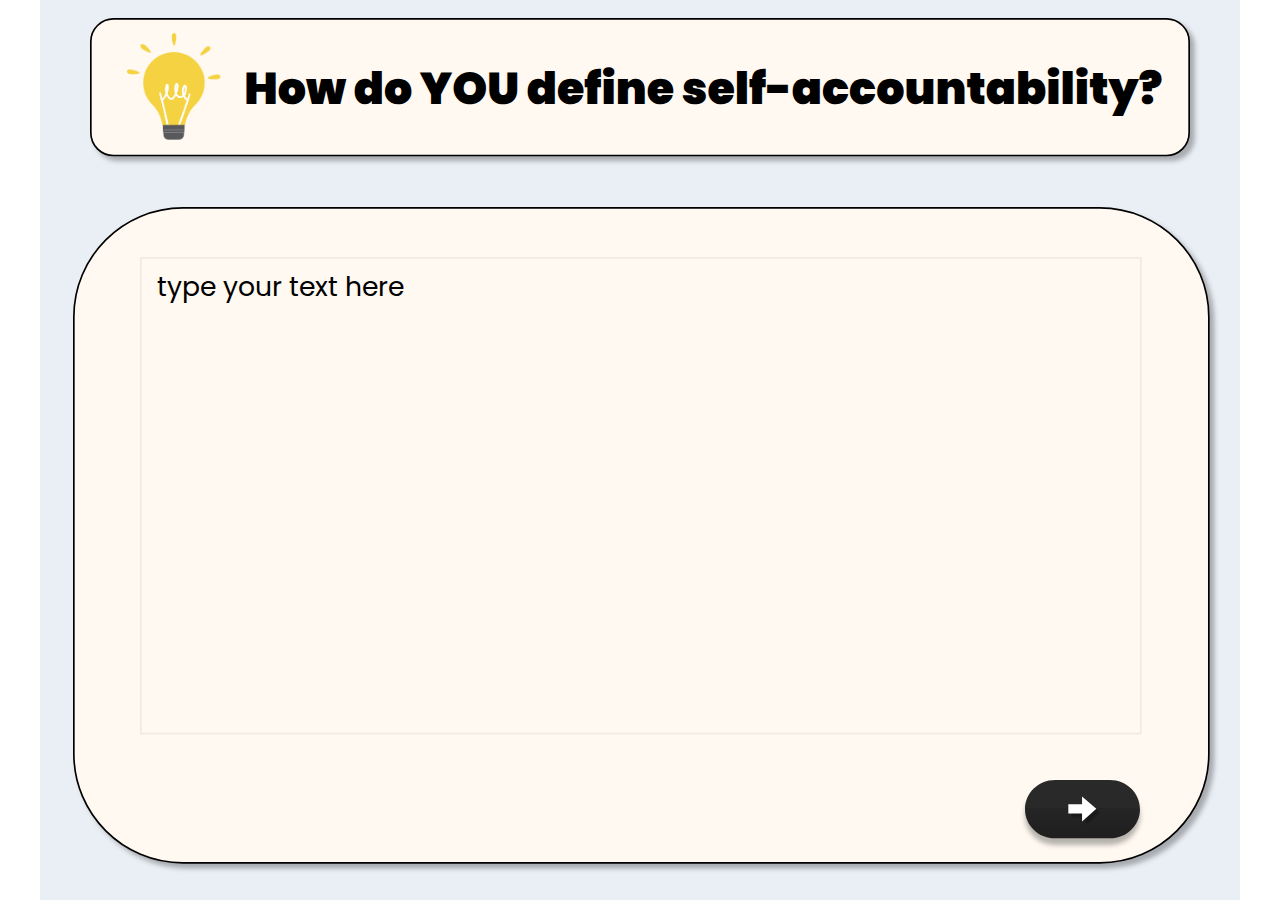
<file: scormcontent/assets/Pgt-I4xw2p-uzuSN/story.html>
﻿<!doctype html>
<html lang="en-US">
<head>
  <meta charset="utf-8">
  <!-- Created using Storyline 360 x64 - http://www.articulate.com  -->
  <!-- version: 3.90.32893.0 -->
  <title>accountability define</title>
  <meta http-equiv="x-ua-compatible" content="IE=edge"/>
  <meta name="viewport" content="width=device-width,initial-scale=1,user-scalable=no,shrink-to-fit=no,minimal-ui"/>
  <meta name="apple-mobile-web-app-capable" content="yes"/>
  <style>
    html, body { height: 100%; padding: 0; margin: 0 }
    #app { height: 100%; width: 100%; }
  </style>

  <script>
    window.DS = {};
    window.globals = {
      DATA_PATH_BASE: '',
      HAS_FRAME: true,
      HAS_SLIDE: true,

      lmsPresent: false,
      tinCanPresent: false,
      cmi5Present: false,
      aoSupport: false,
      scale: 'noscale',
      captureRc: false,
      browserSize: 'optimal',
      bgColor: '#282828',
      features: 'DropInAcc,DropInBase,DropInCore,DropInInteractions,DropInMisc,DropInVectors,DropInVideo,LayerPresentAsDialog,MultipleQuizTracking,UpdatedThemeEditor',
      themeName: 'unified',
      preloaderColor: '#FFFFFF',
      suppressAnalytics: false,
      productChannel: 'stable',
      publishSource: 'storyline',
      aid: 'aid|d99691cb-b432-4b41-a28e-fed1230dcdc1',
      cid: 'fe45230f-75d3-42de-b5eb-e6ea67222f9d',
      playerVersion: '3.90.32893.0',
      publishTimestamp: '2024-09-11T18:55:46.0742637Z',
      maxIosVideoElements: 10,
      connectionSettings: { message: 'You%20are%20offline.%20Trying%20to%20reconnect...', useDarkTheme: false, mode: 'disabled' },
      hasFeature: function(feature) {
        return this.features.split(',').includes(feature);
      },
      
      parseParams: function(qs) {
        if (window.globals.parsedParams != null) {
          return window.globals.parsedParams;
        }
        qs = (qs || window.location.search.substr(1)).split('+').join(' ');
        var params = {},
            tokens,
            re = /[?&]?([^=]+)=([^&]*)/g;

        while (tokens = re.exec(qs)) {
          params[decodeURIComponent(tokens[1]).trim()] =
            decodeURIComponent(tokens[2]).trim();
        }
        window.globals.parsedParams = params;
        return params;
      }

    };
  </script>
  <script>
    var isIe11 = ('ActiveXObject' in window || window.MSBlobBuilder != null)
      && window.msCrypto != null && !window.ActiveXObject;
    if (isIe11) {
      window.globals.unsupportedBrowser = true;
      document.write(atob('[base64]'));
    }
  </script>

  <script>
    if (window.globals.hasFeature('MultiLanguageSinglePackageSupport')) {
      
      
    }
  </script>

  
  <script>window.THREE = { };</script>
  
<meta name="robots" content="noindex, nofollow"></head>
<body style="background: #282828" class="cs-HTML theme-unified">
<script src="player-interface.js"></script>
  <script>!function(){var e,i=/iPhone/i,o=/iPod/i,n=/iPad/i,t=/\biOS-universal(?:.+)Mac\b/i,r=/\bAndroid(?:.+)Mobile\b/i,a=/Android/i,d=/(?:SD4930UR|\bSilk(?:.+)Mobile\b)/i,p=/Silk/i,l=/Windows Phone/i,u=/\bWindows(?:.+)ARM\b/i,b=/BlackBerry/i,s=/BB10/i,c=/Opera Mini/i,f=/\b(CriOS|Chrome)(?:.+)Mobile/i,h=/Mobile(?:.+)Firefox\b/i,v=function(e){return void 0!==e&&"MacIntel"===e.platform&&"number"==typeof e.maxTouchPoints&&e.maxTouchPoints>1&&"undefined"==typeof MSStream};e=function(e){var m={userAgent:"",platform:"",maxTouchPoints:0};e||"undefined"==typeof navigator?"string"==typeof e?m.userAgent=e:e&&e.userAgent&&(m={userAgent:e.userAgent,platform:e.platform,maxTouchPoints:e.maxTouchPoints||0}):m={userAgent:navigator.userAgent,platform:navigator.platform,maxTouchPoints:navigator.maxTouchPoints||0};var g=m.userAgent,y=g.split("[FBAN");void 0!==y[1]&&(g=y[0]),void 0!==(y=g.split("Twitter"))[1]&&(g=y[0]);var A=function(e){return function(i){return i.test(e)}}(g),w={apple:{phone:A(i)&&!A(l),ipod:A(o),tablet:!A(i)&&(A(n)||v(m))&&!A(l),universal:A(t),device:(A(i)||A(o)||A(n)||A(t)||v(m))&&!A(l)},amazon:{phone:A(d),tablet:!A(d)&&A(p),device:A(d)||A(p)},android:{phone:!A(l)&&A(d)||!A(l)&&A(r),tablet:!A(l)&&!A(d)&&!A(r)&&(A(p)||A(a)),device:!A(l)&&(A(d)||A(p)||A(r)||A(a))||A(/\bokhttp\b/i)},windows:{phone:A(l),tablet:A(u),device:A(l)||A(u)},other:{blackberry:A(b),blackberry10:A(s),opera:A(c),firefox:A(h),chrome:A(f),device:A(b)||A(s)||A(c)||A(h)||A(f)},any:!1,phone:!1,tablet:!1};return w.any=w.apple.device||w.android.device||w.windows.device||w.other.device,w.phone=w.apple.phone||w.android.phone||w.windows.phone,w.tablet=w.apple.tablet||w.android.tablet||w.windows.tablet,w}(),"object"==typeof exports&&"undefined"!=typeof module?module.exports=e:"function"==typeof define&&define.amd?define((function(){return e})):this.isMobile=e}();
    window.isMobile.apple.tablet = window.isMobile.apple.tablet ||
      (navigator.platform === 'MacIntel' && navigator.maxTouchPoints > 1);
    window.isMobile.apple.device = window.isMobile.apple.device || window.isMobile.apple.tablet;
    window.isMobile.tablet = window.isMobile.tablet || window.isMobile.apple.tablet;
    window.isMobile.any = window.isMobile.any || window.isMobile.apple.tablet;
  </script>

  <div id="focus-sink" tabindex="-1"></div>

  <div id="preso"></div>
  <script>
    (function() {

      var classTypes = [ 'desktop', 'mobile', 'phone', 'tablet' ];

      var addDeviceClasses = function(prefix, testObj) {
        var curr, i;
        for (i = 0; i < classTypes.length; i++) {
          curr = classTypes[i];
          if (testObj[curr]) {
            document.body.classList.add(prefix + curr);
          }
        }
      };

      var params = window.globals.parseParams(),
          isDevicePreview = params.devicepreview === '1',
          isPhoneOverride = params.deviceType === 'phone' || (isDevicePreview && params.phone == '1'),
          isTabletOverride = (params.deviceType === 'tablet' || isDevicePreview) && !isPhoneOverride,
          isMobileOverride = isPhoneOverride || isTabletOverride;

      var deviceView = {
        desktop: !window.isMobile.any && !isMobileOverride,
        mobile: window.isMobile.any || isMobileOverride,
        phone: isPhoneOverride || (window.isMobile.phone && !isTabletOverride),
        tablet: isTabletOverride || window.isMobile.tablet
      };

      window.globals.deviceView = deviceView;
      window.isMobile.desktop = !window.isMobile.any;
      window.isMobile.mobile = window.isMobile.any;

      addDeviceClasses('view-', deviceView);

    })();
  </script>
  
  <script src='story_content/triggers.js' type=text/javascript></script>
<script src='story_content/user.js' type=text/javascript></script>
  <div class="slide-loader"></div>

  <script>
    var doc = document, loader = doc.body.querySelector('.slide-loader'); [ 1, 2, 3 ].forEach(function(n) { var d = doc.createElement('div'); d.style.backgroundColor = window.globals.preloaderColor; d.classList.add('mobile-loader-dot'); d.classList.add('dot' + n); loader.appendChild(d); });
  </script>

  <div class="mobile-load-title-overlay" style="display: none">
    <div class="mobile-load-title">accountability define</div>
  </div>

  <div class="mobile-chrome-warning"></div>

  
<style>
  .warn-connection-dialog {
    display: none;
    background: transparent;
    pointer-events: all;
    position: fixed;
    left: 0;
    top: 0;
    width: 100%;
    height: 100%;
    z-index: 999;
  }

  .warn-connection-content {
    pointer-events: all;
    border-radius: 4px;
    background: white;
    border: 1px solid #E7E7E7;
    color: #333333;
    box-shadow: 0 2px 4px rgba(0, 0, 0, 0.25);
    transition: all 150ms ease-out;
    position: absolute;
    white-space: nowrap;
  }

  .view-phone.is-landscape .warn-connection-content {
    left: 23px;
    bottom: 23px;
  }

  .view-tablet.is-landscape .warn-connection-content {
    left: 50%;
    top: 20px;
    transform: translateX(-50%);
  }

  .view-mobile.is-portrait .warn-connection-content {
    transform: translate(-50%, calc(-100% - 15px));
  }

  .warn-connection-content p {
    display: inline-block;
    margin: 0 8px 0 0;
    line-height: 33px;
    font-size: 11px;
  }

  .warn-connection-content svg {
    position: relative;
    vertical-align: middle;
    margin: 0 2px 2px 8px;
  }

  .view-desktop .warn-connection-content {
    left: 1.5em;
    bottom: 1.5em;
  }

  .view-desktop .warn-connection-content p {
    font-size: 1.1em;
  }

  .is-offline .warn-connection-dialog {
    display: block;
  }

  .is-offline .cs-panel * {
    pointer-events: none !important;
  }

  .is-offline .cs-panel {
    pointer-events: all !important;
  }

  .is-offline #nav-controls * {
    pointer-events: none !important;
  }

  .is-offline #nav-controls {
    pointer-events: all !important;
  }
</style>

<div class="warn-connection-dialog" role="alertdialog" aria-modal="true" tabindex="0" aria-labelledby="warn-connection-message">
  <div class="warn-connection-content">
    <svg width="17" height="15" viewBox="0 0 17 15" xmlns="http://www.w3.org/2000/svg">
      <path fill="#8F0000" stroke="white" d="M16.07,12.98 L15.88,12.23 L9.51,1.21 C8.97,0.26,7.6,0.26,7.06,1.21 L0.69,12.23 C0.15,13.16,0.81,14.36,1.91,14.36 H14.65 C15.47,14.36,16.05,13.7,16.07,12.98 Z"/>
      <path fill="white" stroke="white" d="M8.58,5.5 C8.35,5.28,8.5,5.35,8.21,5.32 C8.09,5.35,7.97,5.49,7.96,5.67 C7.97,5.79,7.98,5.92,7.98,6.04 L7.98,6.04 C7.99,6.17,8,6.31,8.01,6.43 L8.01,6.44 C8.03,6.92,8.06,7.41,8.09,7.9 L8.09,7.9 C8.12,8.39,8.14,8.88,8.17,9.37 C8.17,9.39,8.18,9.42,8.2,9.44 C8.23,9.46,8.25,9.47,8.28,9.47 C8.31,9.47,8.34,9.46,8.35,9.44 C8.37,9.43,8.38,9.4,8.39,9.35 L8.39,9.34 C8.39,9.24,8.4,9.15,8.4,9.05 L8.4,9.05 C8.41,8.96,8.41,8.86,8.42,8.75 C8.43,8.44,8.45,8.12,8.47,7.81 L8.47,7.81 C8.49,7.49,8.51,7.18,8.53,6.87 C8.55,6.46,8.56,6.05,8.59,5.64 L8.6,5.62 C8.6,5.57,8.59,5.53,8.58,5.5 L8.21,5.32 Z"/>
      <circle fill="white" stroke="white" cx="8.3" cy="11.35" r="0.3"/>
    </svg>
    <p id="warn-connection-message">You are offline. Trying to reconnect...</p>
  </div>
</div>

<script>
  (function() {
    window.DS.connection = {
      warningShown: false,
      assets: {},
      loadingAssetGroup: false,
      retryDelay: 500
    };

    var connectionSettings = window.globals.connectionSettings || {};

    var useConnectionMessages = window.AbortController != null &&
      window.location.protocol != 'file:' &&
      connectionSettings.mode === 'normal';

    window.DS.connection.useConnectionMessages = useConnectionMessages;

    var assetCount = 0;
    var checkLoadedId;


    if (useConnectionMessages && connectionSettings != null) {
      var contentEl = document.querySelector('.warn-connection-content');
      var messageEl = contentEl.querySelector('p');

      if (connectionSettings.useDarkTheme) {
        contentEl.style.borderColor = '#BABBBA';
        contentEl.style.backgroundColor = '#282828';
        contentEl.style.color = '#FFFFFF';
      }

      if (connectionSettings.message != null) {
        messageEl.textContent = window.decodeURIComponent(connectionSettings.message);
      }
    }

    function checkAssetsReady() {
      for (var i in DS.connection.assets) {
        if (!DS.connection.assets[i].success) {
          return false;
        }
      }
      return true;
    }

    function stopAssetGroup() {
      if (!useConnectionMessages) { return; }

      assetCount = 0;

      DS.connection.oldAssetGroup = DS.connection.assets;
      DS.connection.assets = {};
      DS.connection.loadingAssetGroup = false;
      clearInterval(checkLoadedId);
    }

    function startAssetGroup() {
      if (!useConnectionMessages) { return; }
      var ticks = 0;
      clearInterval(checkLoadedId);
      checkLoadedId = setInterval(function() {
        var loaded = 0;
        if (assetCount === 0 && loaded === 0) {
          clearInterval(checkLoadedId);
          return;
        }

        for (var i in DS.connection.assets) {
          if (DS.connection.assets[i].success) {
            loaded++;
          }
        }

        if (assetCount === loaded && checkAssetsReady()) {
          for (var i in DS.connection.assets) {
            if (DS.connection.assets[i].action) {
              DS.connection.assets[i].action();
            }
          }
          hideWarning();
          stopAssetGroup();
        }
      }, 100)
    }

    function requiredAsset(url, action, retry, type) {
      if (!useConnectionMessages) { return; }
      if (DS.connection.assets[url]) { return; }

      DS.connection.assets[url] = {
        success: false, action: action, retry: retry, type: type
      };
      assetCount = Object.keys(DS.connection.assets).length;
      if (!DS.connection.loadingAssetGroup) {
        startAssetGroup();
      }
      DS.connection.loadingAssetGroup = true;
    }

    function assetLoaded(url) {
      if (!useConnectionMessages) { return; }
      if (DS.connection.assets[url]) {
        DS.connection.assets[url].success = true;
      }
    }

    function assetFailed(url) {
      if (!useConnectionMessages) { return; }
      if (!DS.connection.assets[url]) {
        if (/\.js$/.test(url) && url.indexOf('transcripts') === -1) {
          setTimeout(function() {
            if (DS.connection.lastSlideLoaded != null) {
              DS.connection.lastSlideLoaded();
            }
          }, DS.connection.retryDelay);
        }
        return;
      }
      if (!DS.connection.warningShown) { showWarning(); }
      if (DS.connection.assets[url].retry) {
        setTimeout(function() {
          if (!DS.connection.assets[url].success) {
            DS.connection.assets[url].retry()
          }
        }, DS.connection.retryDelay);
      }
    }

    function hideWarning() {
      document.body.classList.remove('is-offline');
      DS.connection.warningShown = false;
      enableKeys();
    }
    DS.connection.hideWarning = hideWarning

    function showWarning(btn) {
      document.body.classList.add('is-offline')
      DS.connection.warningShown = true;
      updateWarningPosition();
      disableKeys();
    }

    function updateWarningPosition() {
      if (!DS.connection.warningShown) {
        return;
      }

      var isPortrait = document.body.classList.contains('is-portrait');
      var isMobile = document.body.classList.contains('view-mobile');
      var warningEl = document.querySelector('.warn-connection-content');

      if (isPortrait && isMobile) {
        var slide = document.querySelector('.primary-slide');
        var slideRect = slide != null
          ? slide.getBoundingClientRect()
          : { top: window.innerHeight, left: 0, width: window.innerWidth };

        warningEl.style.top = `${slideRect.top}px`
        warningEl.style.left = `${slideRect.left + slideRect.width / 2}px`
      } else {
        warningEl.style.top = null;
        warningEl.style.left = null;
      }

      window.requestAnimationFrame(updateWarningPosition);
    }

    function onDisableKeyDown(e) {
      e.preventDefault();
      e.stopImmediatePropagation();
    }

    function onDisableKeyUp(e) {
      e.preventDefault();
      e.stopImmediatePropagation();
    }

    var accStyle = document.createElement('style');
    var warnDialogEl = document.querySelector('.warn-connection-dialog');

    function disableKeys() {
      if (DS.views && DS.views.nsStack && DS.views.nsStack.length === 1) {
        DS.views.nsStack[0].tabReachable = false
        DS.views.nsStack[0].updateTabIndex(true, true);
      }

      accStyle.innerHTML = '.acc-shadow-dom { display: none; }';
      document.body.appendChild(accStyle);

      warnDialogEl.parentNode.append(warnDialogEl);
      warnDialogEl.focus();
    }

    function enableKeys() {
      accStyle.remove();
      if (DS.views && DS.views.nsStack && DS.views.nsStack.length === 1 && DS.views.nsStack[0].name === '_frame') {
        DS.views.nsStack[0].tabReachable = true;
        DS.views.nsStack[0].updateTabIndex();
      }
    }

    // these will all be noops if the feature flag isn't set in
    // the data and `window.globals.features`
    DS.connection.requiredAsset = requiredAsset;
    DS.connection.assetLoaded = assetLoaded;
    DS.connection.assetFailed = assetFailed;
    DS.connection.stopAssetGroup = stopAssetGroup;
    DS.connection.startAssetGroup = startAssetGroup;
  })();
</script>


  <script>
    
    if (window.autoSpider && window.vInterfaceObject) {
      document.querySelector('.mobile-load-title-overlay').style.display = 'none';
    }
  </script>

  

  <link rel="stylesheet" href="html5/data/css/output.min.css" data-noprefix/>
</body>
<script src="html5/lib/scripts/bootstrapper.min.js"></script>
</html>
</file>
<file: scormcontent/lib/icomoon.css>
@font-face {
	font-family: 'icomoon';
	src:  url('fonts/icomoon.ttf') format('truetype'),
				url('fonts/icomoon.woff') format('woff');
	font-weight: normal;
	font-style: normal;
}

[class^="icon-"], [class*=" icon-"] {
	/* use !important to prevent issues with browser extensions that change fonts */
	font-family: 'icomoon' !important;
	speak: none;
	font-style: normal;
	font-weight: normal;
	font-variant: normal;
	text-transform: none;
	line-height: 1;

	/* Better Font Rendering =========== */
	-webkit-font-smoothing: antialiased;
	-moz-osx-font-smoothing: grayscale;
}

.icon-edit-author-name:before {
	content: "\e976";
}
.icon-lock:before {
	content: "\e977";
}
.icon-checkmark-valid:before {
	content: "\e95d";
}
.icon-close-media-panel:before {
	content: "\e95e";
}
.icon-trash4:before {
	content: "\e95f";
}
.icon-x-invalid-url:before {
	content: "\e960";
}
.icon-attach2:before {
	content: "\e961";
}
.icon-bold:before {
	content: "\e962";
}
.icon-fontcolor:before {
	content: "\e963";
}
.icon-fontsize:before {
	content: "\e964";
}
.icon-italic:before {
	content: "\e965";
}
.icon-link:before {
	content: "\e966";
}
.icon-orderedlist:before {
	content: "\e967";
}
.icon-quote:before {
	content: "\e968";
}
.icon-unorderedlist:before {
	content: "\e969";
}
.icon-feedback:before {
	content: "\e910";
}
.icon-review:before {
	content: "\e911";
}
.icon-customizable:before {
	content: "\e908";
}
.icon-design:before {
	content: "\e909";
}
.icon-interactions:before {
	content: "\e90a";
}
.icon-questions:before {
	content: "\e90b";
}
.icon-scenarios2:before {
	content: "\e90c";
}
.icon-slides:before {
	content: "\e90d";
}
.icon-desktop:before {
	content: "\e902";
}
.icon-expressions:before {
	content: "\e903";
}
.icon-poses:before {
	content: "\e904";
}
.icon-retina:before {
	content: "\e905";
}
.icon-scenarios:before {
	content: "\e906";
}
.icon-transparency:before {
	content: "\e907";
}
.icon-Master-01:before {
	content: "\e934";
}
.icon-Master-02:before {
	content: "\e93a";
}
.icon-Master-03:before {
	content: "\e939";
}
.icon-Master-04:before {
	content: "\e936";
}
.icon-Master-05:before {
	content: "\e93b";
}
.icon-Master-06:before {
	content: "\e935";
}
.icon-Master-07:before {
	content: "\e937";
}
.icon-Master-08:before {
	content: "\e938";
}
.icon-Master-09:before {
	content: "\e922";
}
.icon-Master-10:before {
	content: "\e926";
}
.icon-Master-11:before {
	content: "\e924";
}
.icon-Master-12:before {
	content: "\e928";
}
.icon-Master-13:before {
	content: "\e923";
}
.icon-Master-14:before {
	content: "\e925";
}
.icon-Master-15:before {
	content: "\e929";
}
.icon-Master-16:before {
	content: "\e927";
}
.icon-Master-17:before {
	content: "\e92b";
}
.icon-Master-18:before {
	content: "\e92c";
}
.icon-Master-19:before {
	content: "\e92d";
}
.icon-Master-20:before {
	content: "\e92e";
}
.icon-Master-21:before {
	content: "\e92f";
}
.icon-Master-22:before {
	content: "\e930";
}
.icon-Master-23:before {
	content: "\e931";
}
.icon-Master-24:before {
	content: "\e932";
}
.icon-Master-25:before {
	content: "\e933";
}
.icon-Master-26:before {
	content: "\e92a";
}
.icon-check-circle:before {
	content: "\e803";
}
.icon-trash:before {
	content: "\e804";
}
.icon-rotation:before {
	content: "\e91a";
}
.icon-vector:before {
	content: "\e91b";
}
.icon-mute:before {
	content: "\e90e";
}
.icon-volume:before {
	content: "\e90f";
}
.icon-logo:before {
	content: "\e805";
}
.icon-share:before {
	content: "\e801";
}
.icon-sorting:before {
	content: "\e91c";
}
.icon-more:before {
	content: "\e91d";
}
.icon-copy:before {
	content: "\e951";
}
.icon-clock:before {
	content: "\e915";
}
.icon-quotes-left:before {
	content: "\e918";
}
.icon-list-numbered:before {
	content: "\e916";
}
.icon-list2:before {
	content: "\e917";
}
.icon-plus:before {
	content: "\e60a";
}
.icon-info:before {
	content: "\e974";
}
.icon-cross:before {
	content: "\e913";
}
.icon-checkmark:before {
	content: "\e975";
}
.icon-arrow-up2:before {
	content: "\e959";
}
.icon-arrow-down2:before {
	content: "\e95a";
}
.icon-sort-alpha-asc:before {
	content: "\e912";
}
.icon-rtf:before {
	content: "\e94b";
}
.icon-doc:before {
	content: "\e94a";
}
.icon-pdf:before {
	content: "\e94c";
}
.icon-ppt:before {
	content: "\e94d";
}
.icon-file:before {
	content: "\e94e";
}
.icon-xls:before {
	content: "\e94f";
}
.icon-zip:before {
	content: "\e950";
}
.icon-file-alt:before {
	content: "\e944";
}
.icon-doc-alt:before {
	content: "\e943";
}
.icon-pdf-alt:before {
	content: "\e945";
}
.icon-ppt-alt:before {
	content: "\e946";
}
.icon-rtf-alt:before {
	content: "\e947";
}
.icon-xls-alt:before {
	content: "\e948";
}
.icon-zip-alt:before {
	content: "\e949";
}
.icon-attach:before {
	content: "\e942";
}
.icon-reload:before {
	content: "\e941";
}
.icon-trash2:before {
	content: "\e60d";
}
.icon-arrow-left:before {
	content: "\e608";
}
.icon-arrow-right:before {
	content: "\e609";
}
.icon-check-alt:before {
	content: "\e606";
}
.icon-password-view:before {
	content: "\e972";
}
.icon-password-hide:before {
	content: "\e973";
}
.icon-view-grid:before {
	content: "\e96c";
}
.icon-grid-view:before {
	content: "\e96c";
}
.icon-view-list:before {
	content: "\e96d";
}
.icon-list-view:before {
	content: "\e96d";
}
.icon-blocks:before {
	content: "\e95b";
}
.icon-list3:before {
	content: "\e95c";
}
.icon-export:before {
	content: "\e958";
}
.icon-screencast:before {
	content: "\e957";
}
.icon-cursor:before {
	content: "\e956";
}
.icon-documents:before {
	content: "\e952";
}
.icon-duplicate:before {
	content: "\e952";
}
.icon-trash3:before {
	content: "\e953";
}
.icon-Article:before {
	content: "\e93c";
}
.icon-Interaction:before {
	content: "\e93d";
}
.icon-Quiz:before {
	content: "\e93e";
}
.icon-Video:before {
	content: "\e93f";
}
.icon-trashcan:before {
	content: "\e921";
}
.icon-marker_style:before {
	content: "\e920";
}
.icon-photo:before {
	content: "\e91f";
}
.icon-microphone:before {
	content: "\e91e";
}
.icon-plus2:before {
	content: "\e800";
}
.icon-processing:before {
	content: "\e607";
}
.icon-menu:before {
	content: "\e602";
}
.icon-headset:before {
	content: "\e603";
}
.icon-list:before {
	content: "\e604";
}
.icon-video:before {
	content: "\e605";
}
.icon-mail:before {
	content: "\e954";
}
.icon-remove:before {
	content: "\e955";
}
.icon-up-level-2:before {
	content: "\e96e";
}
.icon-up-level-list-2:before {
	content: "\e96f";
}
.icon-plus-circle:before {
	content: "\e802";
}
.icon-up-level:before {
	content: "\e970";
}
.icon-up-level-list:before {
	content: "\e971";
}
.icon-eye:before {
	content: "\e96b";
}
.icon-tick:before {
	content: "\e900";
}
.icon-check:before {
	content: "\e901";
}
.icon-link-alt:before {
	content: "\e919";
}
.icon-chevron-down:before {
	content: "\e60b";
}
.icon-chevron-up:before {
	content: "\e60c";
}
.icon-chevron-left:before {
	content: "\e600";
}
.icon-chevron:before {
	content: "\e601";
}
.icon-chevron-right:before {
	content: "\e601";
}
.icon-close-small:before {
	content: "\e940";
}
.icon-pie-chart:before {
	content: "\e914";
}
.icon-alert:before {
	content: "\e96a";
}
</file>
<file: scormcontent/assets/dLzNP34RijJcMP-E/html5/data/css/output.min.css>
@font-face {
  font-family: 'LatoBold Charset1_ BoldFBB23673';
  src: url('[data-uri]');
  font-style: normal;
  font-weight: normal;
}
@font-face {
  font-family: 'Lato Charset1_ 6HFVGiyU10CD9B44';
  src: url('[data-uri]');
  font-style: normal;
  font-weight: normal;
}
@font-face {
  font-family: 'Poppins Charset1_ 6Ctgb24C25556';
  src: url('[data-uri]');
  font-style: normal;
  font-weight: normal;
}
@font-face {
  font-family: 'PoppinsItalic ChaItalic2B357FFC';
  src: url('[data-uri]');
  font-style: normal;
  font-weight: normal;
}
@font-face {
  font-family: 'Poppins Black Charset1_ED3EBC07';
  src: url('[data-uri]');
  font-style: normal;
  font-weight: normal;
}
@font-face {
  font-family: 'Poppins BlackBold CBoldD41FC595';
  src: url('[data-uri]');
  font-style: normal;
  font-weight: normal;
}
@font-face {
  font-family: 'Poppins Charset0_v2mjarC8F1F06F';
  src: url('[data-uri]');
  font-style: normal;
  font-weight: normal;
}
@font-face {
  font-family: 'PoppinsItalic ChaItalic87E68217';
  src: url('[data-uri]');
  font-style: normal;
  font-weight: normal;
}
@font-face {
  font-family: 'Poppins Black Charset0_5D629C9E';
  src: url('[data-uri]');
  font-style: normal;
  font-weight: normal;
}
@font-face {
  font-family: 'Poppins BlackBold CBoldBBE86B6D';
  src: url('[data-uri]');
  font-style: normal;
  font-weight: normal;
}
.cs-HTML {
  background: rgba(40, 40, 40, 1);
}
.cs-pxabnsnfns00001100101 .cs-infopanel  {
  box-shadow: 0 1px 0 rgba(0, 0, 0, 0);
  background: rgba(255, 255, 255, 1);
}
.cs-pxabnsnfns00001100101 .cs-infopanel .cs-link {
  color: rgba(186, 187, 186, 1);
}
.cs-pxabnsnfns00001100101 .cs-infopanel .cs-link:hover {
  color: rgba(255, 255, 255, 1);
}
.cs-pxabnsnfns00001100101 .cs-infopanel .cs-name {
  color: rgba(68, 68, 68, 1);
}
.cs-pxabnsnfns00001100101 .cs-infopanel .cs-title {
  color: rgba(153, 153, 153, 1);
}
.cs-pxabnsnfns00001100101 .cs-infopanelpopup  {
  box-shadow: 0 1px 0 rgba(0, 0, 0, 0);
  background: rgba(0, 0, 0, 0);
}
.cs-pxabnsnfns00001100101 .cs-infopanelpopup .cs-link {
  color: rgba(255, 0, 0, 1);
}
.cs-pxabnsnfns00001100101 .cs-infopanelpopup .cs-link:hover {
  color: rgba(255, 255, 255, 1);
}
.cs-pxabnsnfns00001100101 .cs-infopanelpopup .cs-name {
  color: rgba(255, 255, 255, 1);
}
.cs-pxabnsnfns00001100101 .cs-infopanelpopup .cs-bio {
  color: rgba(186, 187, 186, 1);
}
.cs-pxabnsnfns00001100101 .cs-timer  {
  color: rgba(186, 187, 186, 1);
}
.cs-pxabnsnfns00001100101 .cs-duration stop:first-child {
  stop-color: rgba(60, 60, 60, 1);
}
.cs-pxabnsnfns00001100101 .cs-duration stop:last-child {
  stop-color: rgba(60, 60, 60, 1);
}
.cs-pxabnsnfns00001100101 .cs-elapsed stop:first-child {
  stop-color: rgba(254, 227, 71, 1);
}
.cs-pxabnsnfns00001100101 .cs-elapsed stop:last-child {
  stop-color: rgba(254, 227, 71, 1);
}
.cs-pxabnsnfns00001100101 .cs-timer .cs-pie .cs-innerstroke {
  stroke: rgba(199, 199, 199, 1);
}
.cs-pxabnsnfns00001100101 .cs-timer .cs-pie .cs-innerborder {
  stroke: rgba(255, 255, 255, 1);
}
.cs-pxabnsnfns00001100101 .cs-window  {
  box-shadow: 0 8px 5px rgba(0, 0, 0, 0.2);
  border-color: rgba(49, 99, 0, 0);
  background: rgba(33, 33, 33, 1);
  color: rgba(248, 248, 248, 1);
}
.cs-pxabnsnfns00001100101 .cs-window .cs-diva {
  border-color: rgba(78, 78, 78, 1);
}
.cs-pxabnsnfns00001100101 .cs-window .cs-divb {
  border-color: rgba(78, 78, 78, 0);
}
.cs-pxabnsnfns00001100101 .cs-editor .cs-editor-slide {
  color: rgba(226, 226, 226, 1);
}
.cs-pxabnsnfns00001100101 .cs-editor .cs-editor-html {
  color: rgba(186, 187, 186, 1);
}
.cs-pxabnsnfns00001100101 .cs-editor .cs-editor-button {
  text-shadow: 0 1px 0 rgba(0, 0, 0, 0);
  color: rgba(255, 255, 255, 1);
  border-color: rgba(211, 211, 211, 1);
  background: rgba(34, 34, 34, 1);
}
.cs-pxabnsnfns00001100101 .cs-editor .cs-editor-button:hover {
  background: rgba(68, 68, 68, 1);
}
.cs-pxabnsnfns00001100101 .cs-editor .cs-editor-button:active {
  background: rgba(68, 68, 68, 1);
}
.cs-pxabnsnfns00001100101 .cs-listitem  {
  color: rgba(186, 187, 186, 1);
  border-color: none;
  border: 1px solid transparent;
}
.cs-pxabnsnfns00001100101 .cs-listitem:hover {
  background: rgba(255, 255, 255, 0.06);
  border-color: rgba(108, 108, 108, 1) !important;
  border-width: 1px;
  border-radius: 2px;
  border-style: solid;
  box-sizing: border-box;
}
.cs-pxabnsnfns00001100101 .cs-listitem.hover {
  background: rgba(255, 255, 255, 0.06);
  border-color: rgba(108, 108, 108, 1) !important;
  border-width: 1px;
  border-radius: 2px;
  border-style: solid;
  box-sizing: border-box;
}
.cs-pxabnsnfns00001100101 .cs-glossary  {
  color: rgba(186, 187, 186, 1);
}
.cs-pxabnsnfns00001100101 .cs-glossary .cs-scrolling-panel {
  background: rgba(0, 0, 0, 0);
}
.cs-pxabnsnfns00001100101 .cs-glossary .cs-term.cs-selected .cs-choice-list-trigger {
  color: rgba(255, 255, 255, 1);
  background: rgba(255, 255, 255, 1);
}
.cs-pxabnsnfns00001100101 .cs-glossary .cs-term.cs-selected .cs-choice-list-trigger:focus {
  color: rgba(255, 255, 255, 1);
  background: rgba(255, 255, 255, 1);
}
.cs-pxabnsnfns00001100101 .cs-glossary .cs-term:hover .cs-choice-list-trigger {
  background: rgba(186, 187, 186, 1);
}
.cs-pxabnsnfns00001100101 .cs-glossary .cs-term.hover .cs-choice-list-trigger {
  background: rgba(186, 187, 186, 1);
}
.cs-pxabnsnfns00001100101 .cs-glossary .cs-term .cs-choice-list-trigger:focus {
  background: rgba(186, 187, 186, 1);
}
.cs-pxabnsnfns00001100101 .cs-glossary .cs-diva {
  border-color: rgba(0, 0, 0, 0);
}
.cs-pxabnsnfns00001100101 .cs-glossary .cs-divb {
  border-color: rgba(0, 0, 0, 0);
}
.cs-pxabnsnfns00001100101 .cs-glossary .cs-divc {
  border-color: rgba(0, 0, 0, 0);
}
.cs-pxabnsnfns00001100101 .cs-glossary .cs-heading {
  color: rgba(248, 248, 248, 1);
  font-weight: 700;
}
.note-content p span {
  color: rgba(186, 187, 186, 1);
  line-height: 1.4em;
  font-size: 103.769%;
}
.cs-pxabnsnfns00001100101 .cs-resource .cs-separator {
  border-color: rgba(0, 0, 0, 0);
}
.cs-pxabnsnfns00001100101 .cs-outline  {
  color: rgba(45, 45, 45, 1);
}
.cs-pxabnsnfns00001100101 .cs-outline .cs-diva {
  border-color: rgba(0, 0, 0, 0);
}
.cs-pxabnsnfns00001100101 .cs-outline .cs-divb {
  border-color: rgba(0, 0, 0, 0);
}
.cs-pxabnsnfns00001100101 .cs-outline .cs-divc {
  border-color: rgba(0, 0, 0, 0);
}
.cs-pxabnsnfns00001100101 .cs-outline .cs-search-filter:hover {
  color: rgba(0, 0, 0, 0);
}
.cs-pxabnsnfns00001100101 .cs-outline .cs-search-filter.hover {
  color: rgba(0, 0, 0, 0);
}
.cs-pxabnsnfns00001100101 .cs-transcript  {
  color: rgba(255, 255, 255, 1);
}
.cs-pxabnsnfns00001100101 .cs-transcript .cs-div {
  border-color: rgba(0, 0, 0, 0);
}
.cs-pxabnsnfns00001100101 .cs-tabs:not(.topmenu-item) {
  color: rgba(248, 248, 248, 1);
}
.cs-pxabnsnfns00001100101 .cs-tabs .cs-inner-button:not(.topmenu-item) {
  text-shadow: 0 1px 0 rgba(0, 0, 0, 0);
}
.cs-pxabnsnfns00001100101 .cs-tabs:hover:not(.topmenu-item) {
  color: rgba(248, 248, 248, 1);
}
.cs-pxabnsnfns00001100101 .cs-tabs.cs-selected {
  background: rgba(0, 0, 0, 0);
  color: rgba(248, 248, 248, 1);
}
.cs-pxabnsnfns00001100101 .cs-seekcontrol  {
  background: rgba(0, 0, 0, 0);
  border-color: rgba(0, 0, 0, 0);
}
.cs-pxabnsnfns00001100101 .cs-seekcontrol .cs-button:hover .cs-icon {
  fill: rgba(255, 255, 255, 1);
}
.cs-pxabnsnfns00001100101 .cs-seekcontrol .cs-button.hover .cs-icon {
  fill: rgba(255, 255, 255, 1);
}
.cs-pxabnsnfns00001100101 .cs-seekcontrol .cs-button .cs-icon-shadow {
  fill: rgba(0, 0, 0, 0);
}
.cs-pxabnsnfns00001100101 .cs-seekcontrol .cs-button .cs-icon {
  fill: rgba(180, 180, 180, 1);
}
.cs-pxabnsnfns00001100101 .cs-seekcontrol .cs-seek .cs-fill {
  background: rgba(255, 255, 255, 0.6);
}
.cs-pxabnsnfns00001100101 .cs-seekcontrol .cs-seek {
  background: rgba(108, 108, 108, 1);
  border-color: rgba(0, 0, 0, 0);
}
.cs-pxabnsnfns00001100101 .cs-searchinput .cs-input {
  color: rgba(186, 187, 186, 1);
  border-color: rgba(0, 0, 0, 0);
  background: rgba(255, 255, 255, 0.06);
}
.cs-pxabnsnfns00001100101 .cs-searchinput .cs-input:focus {
  color: rgba(248, 248, 248, 1);
  background: rgba(41, 41, 41, 1);
}
.cs-pxabnsnfns00001100101 .cs-searchinput .cs-input:hover {
  box-shadow: inset 0 0 1px 0 rgba(69, 126, 19, 0);
}
.cs-pxabnsnfns00001100101 .cs-searchinput .cs-input.hover {
  box-shadow: inset 0 0 1px 0 rgba(69, 126, 19, 0);
}
.cs-pxabnsnfns00001100101 .cs-searchinput .cs-button .cs-icon {
  fill: rgba(186, 187, 186, 1);
}
.cs-pxabnsnfns00001100101 .cs-searchinput .cs-button:hover {
  fill: rgba(63, 133, 0, 1);
}
.cs-pxabnsnfns00001100101 .cs-searchinput .cs-button.hover {
  fill: rgba(63, 133, 0, 1);
}
.cs-pxabnsnfns00001100101 .cs-menu  {
  box-shadow: 0 1px 0 rgba(0, 0, 0, 0);
  background: rgba(33, 33, 33, 1);
}
.cs-pxabnsnfns00001100101 .cs-topmenu-item.active .cs-tab {
  background: rgba(33, 33, 33, 1);
}
.cs-pxabnsnfns00001100101 .cs-logo  {
  box-shadow: 0 1px 0 rgba(37, 75, 0, 1);
  background: rgba(255, 255, 255, 0);
}
.cs-pxabnsnfns00001100101 .cs-checkbox  {
  color: rgba(255, 255, 255, 1);
}
.cs-pxabnsnfns00001100101 .cs-checkbox:hover {
  border-color: rgba(175, 221, 130, 1);
}
.cs-pxabnsnfns00001100101 .cs-checkbox.hover {
  border-color: rgba(175, 221, 130, 1);
}
.cs-pxabnsnfns00001100101 .cs-checkbox .cs-box {
  color: rgba(255, 255, 255, 1);
  border-color: rgba(42, 83, 0, 1);
}
.cs-pxabnsnfns00001100101 .cs-checkbox .cs-box:checked::after {
  color: rgba(43, 196, 0, 1);
}
.cs-pxabnsnfns00001100101 .cs-button  {
  text-shadow: 0 1px 0 rgba(0, 0, 0, 0);
  color: rgba(186, 187, 186, 1);
  border-color: rgba(0, 0, 0, 0);
  background: rgba(0, 0, 0, 0);
  box-shadow: 0 1px 0 rgba(0, 0, 0, 0);
}
.cs-pxabnsnfns00001100101 .cs-button .cs-icon {
  fill: rgba(186, 187, 186, 1);
}
.cs-pxabnsnfns00001100101 .cs-button .cs-icon-shadow {
  fill: rgba(0, 0, 0, 0);
}
.cs-pxabnsnfns00001100101 .cs-button:hover {
  background: rgba(248, 248, 248, 1);
}
.cs-pxabnsnfns00001100101 .cs-button.hover {
  background: rgba(248, 248, 248, 1);
}
.cs-pxabnsnfns00001100101 .cs-button:active {
  background: rgba(0, 0, 0, 0);
}
.cs-pxabnsnfns00001100101 .cs-button.cs-disabled:hover {
  background: rgba(0, 0, 0, 0);
}
.cs-pxabnsnfns00001100101 .cs-button.cs-disabled.hover {
  background: rgba(0, 0, 0, 0);
}
.cs-pxabnsnfns00001100101 .cs-button.cs-disabled:active {
  background: rgba(0, 0, 0, 0);
}
.cs-pxabnsnfns00001100101 .cs-button.cs-volume:hover {
  background: rgba(0, 0, 0, 0);
}
.cs-pxabnsnfns00001100101 .cs-button.cs-volume.hover {
  background: rgba(0, 0, 0, 0);
}
.cs-pxabnsnfns00001100101 .cs-button.cs-volume:active {
  background: rgba(0, 0, 0, 0);
}
.cs-pxabnsnfns00001100101.cs-base  {
  color: rgba(186, 187, 186, 1);
  border-color: rgba(40, 40, 40, 1);
  background: rgba(40, 40, 40, 1);
}
.cs-pxabnsnfns00001100101.cs-base .cs-separator .cs-diva {
  background: rgba(69, 69, 69, 1);
}
.cs-pxabnsnfns00001100101.cs-base .cs-separator .cs-divb {
  background: rgba(0, 0, 0, 0);
}
.cs-pxabnsnfns00001100101.cs-base .cs-topmenu-item.active .cs-tab {
  border-color: rgba(69, 69, 69, 1);
}
.cs-pxabnsnfns00001100101.cs-base .cs-topmenu-item.active .cs-panel {
  border-color: rgba(69, 69, 69, 1);
}
.cs-pxabnsnfns00001100101.cs-base .cs-left {
  background: rgba(33, 33, 33, 1);
}
.cs-pxabnsnfns00001100101.cs-base .cs-area-primary .cs-slide-container {
  background: rgba(40, 40, 40, 1);
}
.cs-pxabnsnfns00001100101.cs-base.cs-custom-theme .cs-brandhighlight-bg {
  background: rgba(79, 189, 244, 1) !important;
}
.cs-pxabnsnfns00001100101.cs-base.cs-custom-theme .cs-brandhighlight-secondary-bg {
  background: rgba(255, 255, 255, 1) !important;
}
.cs-pxabnsnfns00001100101.cs-base.cs-custom-theme .cs-brandhighlight-border {
  border-color: rgba(79, 189, 244, 1) !important;
}
.cs-pxabnsnfns00001100101.cs-base.cs-custom-theme .cs-brandhighlight-text {
  color: rgba(79, 189, 244, 1) !important;
}
.cs-pxabnsnfns00001100101.cs-base.cs-custom-theme .cs-brandhighlight-fill {
  fill: rgba(79, 189, 244, 1) !important;
}
.cs-pxabnsnfns00001100101.cs-base.cs-custom-theme .cs-listitem.cs-selected {
  background-color: rgba(255, 255, 255, 0.06) !important;
}
.cs-pxabnsnfns00001100101 .cs-volume::-moz-range-thumb {
  border-color: rgba(43, 85, 0, 1);
  box-shadow: inset 0 0 1px 0 rgba(43, 85, 0, 1);
  background: rgba(255, 255, 255, 1);
}
.cs-pxabnsnfns00001100101 .cs-volume::-ms-thumb {
  border-color: rgba(43, 85, 0, 1);
  box-shadow: inset 0 0 1px 0 rgba(43, 85, 0, 1);
  background: rgba(255, 255, 255, 1);
}
.cs-pxabnsnfns00001100101 .cs-volume::-webkit-slider-thumb {
  border-color: rgba(43, 85, 0, 1);
  box-shadow: inset 0 0 1px 0 rgba(43, 85, 0, 1);
  background: rgba(255, 255, 255, 1);
}
.cs-pxabnsnfns00001100101 .cs-volume::-moz-range-track {
  border-color: rgba(66, 140, 1, 1);
  background: rgba(108, 108, 108, 1);
}
.cs-pxabnsnfns00001100101 .cs-volume::-ms-track {
  border-color: rgba(66, 140, 1, 1);
  background: rgba(108, 108, 108, 1);
}
.cs-pxabnsnfns00001100101 .cs-volume::-webkit-slider-runnable-track {
  border-color: rgba(66, 140, 1, 1);
  background: rgba(108, 108, 108, 1);
}
body.show-focus .tab-focus-box {
  box-shadow: 0 0 0 1px rgba(255, 255, 0, 1), 0 0 0 3px rgba(0, 32, 96, 1), 0 0 5px 5px rgba(255, 255, 0, 1);
  border-color: transparent;
  outline: 2px transparent solid;
}
.skipnav {
  box-shadow: 0 0 0 1px rgba(255, 255, 0, 1), 0 0 0 3px rgba(0, 32, 96, 1), 0 0 5px 5px rgba(255, 255, 0, 1);
  border-color: transparent;
  outline: 2px transparent solid;
}
.cs-pxabnsnfns00001100101 .cs-listitem:hover {
  color: none;
}
.cs-pxabnsnfns00001100101 .cs-listitem.hover {
  color: none;
}
.cs-pxabnsnfns00001100101 .cs-listitem.cs-viewed {
  color: #BABBBA;
}
.cs-pxabnsnfns00001100101 .cs-listitem {
  color: #BABBBA;
}
.cs-pxabnsnfns00001100101 .cs-listitem:hover .cs-icon-carrot * {
  fill: none;
}
.cs-pxabnsnfns00001100101 .cs-listitem.hover .cs-icon-carrot * {
  fill: none;
}
.cs-pxabnsnfns00001100101 .cs-listitem .cs-icon-carrot {
  color: none;
  top: calc(3px);
}
.cs-pxabnsnfns00001100101 .cs-listitem .cs-icon-carrot .cs-shadow {
  color: #F8F8F8;
}
.cs-pxabnsnfns00001100101 .item-collapsible .is-scene {
  color: #F8F8F8 !important;
  font-weight: 700;
}
.cs-pxabnsnfns00001100101 .is-scene .cs-icon-carrot * {
  color: #F8F8F8 !important;
  font-weight: 700;
}
.cs-pxabnsnfns00001100101 .is-scene:not(.outline-links-collapse) > a {
  color: #F8F8F8;
}
.cs-pxabnsnfns00001100101 .is-scene:not(.outline-links-collapse) .cs-icon-carrot * {
  fill: none !important;
  color: #F8F8F8 !important;
}
.cs-pxabnsnfns00001100101 .tabs, .cs-pxabnsnfns00001100101 .cs-logo {
  border-bottom: 1px solid rgba(108, 108, 108, 1);
}
.cs-pxabnsnfns00001100101 .area-secondary-wrapper:after {
  background-image: url('[data-uri]');
  background-size: 100%;
}
.cs-pxabnsnfns00001100101 .panel-footer {
  background: #212121;
}
.cs-pxabnsnfns00001100101 #outline-search {
  background: rgba(255, 255, 255, 0.06);
  border-color: rgba(108, 108, 108, 1);
  border-width: 1px;
  border-style: solid;
}
.cs-pxabnsnfns00001100101 .topmenu-panel #outline-search {
  background: #545454;
}
.cs-pxabnsnfns00001100101 .search-icon circle, .cs-pxabnsnfns00001100101 .search-icon path {
  stroke: #BABBBA;
}
.cs-pxabnsnfns00001100101 #outline-search input[type   =search] {
  color: #F8F8F8;
}
.cs-pxabnsnfns00001100101 #outline-search ::-webkit-input-placeholder {
  color: #BABBBA !important;
}
.cs-pxabnsnfns00001100101 #outline-search :-ms-input-placeholder {
  color: #BABBBA !important;
}
.cs-pxabnsnfns00001100101 #outline-search ::-moz-placeholder {
  color: #BABBBA !important;
  opacity: 1;
}
.cs-pxabnsnfns00001100101 .cs-topmenu-item.active, body:not(.is-touchable-tablet) .cs-pxabnsnfns00001100101 .cs-topmenu-item:hover {
  color: #F8F8F8;
}
.cs-pxabnsnfns00001100101 .cs-topmenu-item.button-tapped {
  color: #F8F8F8;
}
.cs-pxabnsnfns00001100101 .cs-topmenu-item.active .cs-tab, .cs-pxabnsnfns00001100101 .cs-topmenu-item .cs-tab {
  background: transparent !important;
  border: none !important;
}
.cs-pxabnsnfns00001100101 .top-tabs-drop-icon div {
  background: #BABBBA;
}
.cs-pxabnsnfns00001100101 .cs-panel.topmenu-panel .panel-content, .cs-pxabnsnfns00001100101 .top-tabs-drop {
  background: #212121;
}
.cs-pxabnsnfns00001100101 .cs-topmenu-item.active .cs-panel {
  background: #212121;
}
.cs-pxabnsnfns00001100101 .cs-menu.topmenu-panel, .cs-pxabnsnfns00001100101 .top-tabs-drop {
  border: 1px solid rgba(69, 69, 69, 1) !important;
  border-radius: 3px;
}
.cs-pxabnsnfns00001100101 .resources .resources-list a:hover {
  background: rgba(255, 255, 255, 0.06);
}
body:not(.is-touchable-tablet) .cs-pxabnsnfns00001100101 .resources .resources-list a:hover {
  background: rgba(255, 255, 255, 0.06);
}
.cs-pxabnsnfns00001100101 .resources .resources-list a.hover {
  background: rgba(255, 255, 255, 0.06);
}
body:not(.is-touchable-tablet) .cs-pxabnsnfns00001100101 .resources .resources-list a.hover {
  background: rgba(255, 255, 255, 0.06);
}
.cs-pxabnsnfns00001100101 .resources .resources-list a.button-tapped {
  background: rgba(255, 255, 255, 0.06);
}
.cs-pxabnsnfns00001100101 .cs-icon path, .cs-pxabnsnfns00001100101 .cs-icon rect, .cs-pxabnsnfns00001100101 .cs-icon polygon, .cs-pxabnsnfns00001100101 .menu-icon-wrapper.menu-icon-wrapper-hover path {
  fill: #BABBBA;
}
.cs-pxabnsnfns00001100101 .cs-icon .icon-stroke-only {
  fill: none !important;
  stroke: #BABBBA !important;
}
body:not(.is-touchable-tablet) .cs-pxabnsnfns00001100101 .cs-button:hover .cs-icon path, body:not(.is-touchable-tablet) .cs-pxabnsnfns00001100101 .cs-button:hover .cs-icon rect, body:not(.is-touchable-tablet) .cs-pxabnsnfns00001100101 .cs-button:hover .cs-icon polygon {
  fill: #F8F8F8;
}
body:not(.is-touchable-tablet) .cs-pxabnsnfns00001100101 .cs-tabs:hover .search-icon circle, body:not(.is-touchable-tablet) .cs-pxabnsnfns00001100101 .cs-tabs:hover .search-icon path {
  stroke: #F8F8F8;
}
.cs-pxabnsnfns00001100101 .cs-button.button-tapped .cs-icon path, .cs-pxabnsnfns00001100101 .cs-button.button-tapped .cs-icon rect, .cs-pxabnsnfns00001100101 .cs-button.button-tapped .cs-icon polygon {
  fill: #F8F8F8;
}
body:not(.is-touchable-tablet) .cs-pxabnsnfns00001100101 .cs-button:hover .cs-icon .icon-stroke-only {
  fill: none !important;
  stroke: #F8F8F8 !important;
}
.cs-pxabnsnfns00001100101 .cs-button:button-tapped .cs-icon .icon-stroke-only {
  fill: none !important;
  stroke: #F8F8F8 !important;
}
.cs-pxabnsnfns00001100101 .menu-icon-wrapper.menu-icon-wrapper-hover svg path {
  fill: #F8F8F8;
}
.floating-sidebar:not(.sidebar-closed) .cs-pxabnsnfns00001100101 #hamburger .menu-icon-wrapper svg path {
  fill: #BABBBA;
}
.floating-sidebar:not(.sidebar-closed) .cs-pxabnsnfns00001100101 #hamburger .menu-icon-wrapper.menu-icon-wrapper-hover svg path {
  fill: #F8F8F8;
}
.cs-pxabnsnfns00001100101 .volume .btn:before {
  background-image: url('[data-uri]');
}
.cs-pxabnsnfns00001100101 .volume-track {
  background: #6C6C6C;
}
.cs-pxabnsnfns00001100101 .volume-icon circle {
  stroke: #BABBBA;
}
.cs-pxabnsnfns00001100101 .cs-settings > .settings-panel {
  background: #212121;
  border: 1px solid rgba(69, 69, 69, 1) !important;
  border-radius: 3px;
}
.cs-pxabnsnfns00001100101 .cs-settings > .panel-down-arrow {
  fill: #212121;
}
.cs-pxabnsnfns00001100101 .switch-toggle .border {
  stroke: #7C7C7C;
}
.cs-pxabnsnfns00001100101 .switch-toggle .thumb-off .thumb {
  fill: #A2A2A2;
}
.cs-pxabnsnfns00001100101 .switch-toggle .thumb-on .track {
  fill: rgba(79, 189, 244, 1);
}
.cs-pxabnsnfns00001100101 .switch-toggle .thumb-off .track {
  fill: rgba(255, 255, 255, 0.1);
}
.cs-pxabnsnfns00001100101 .switch-label {
  color: #BABBBA;
}
.cs-pxabnsnfns00001100101 .cs-panel .scrollarea-btn:after {
  background: rgba(179, 180, 179, 0.75);
}
.scrollarea-scrollbar:hover .scrollarea-btn:after, .scrollarea-scrollbar.highlight-scrollbar .scrollarea-btn:after {
  background: rgba(179, 180, 179, 0.75);
}
.floating-sidebar .sidebar-overlay {
  background: rgba(0, 0, 0, 0.85);
}
.cs-pxabnsnfns00001100101 .overlay-message {
  background: rgba(0, 0, 0, 0.85);
}
.cs-pxabnsnfns00001100101 .top-ui-bg, .cs-pxabnsnfns00001100101 .bottom-ui-bg, .cs-pxabnsnfns00001100101 .right-ui-bg, .cs-pxabnsnfns00001100101 .left-ui-bg {
  background: rgba(40, 40, 40, 0.8);
}
.cs-pxabnsnfns00001100101 .circle-progress-bg {
  fill: #282828;
}
.cs-pxabnsnfns00001100101 .circle-progress-well {
  fill: #6C6C6C;
}
.cs-pxabnsnfns00001100101 .circle-progress-pie {
  stroke: #6C6C6C;
}
.cs-pxabnsnfns00001100101 .lightbox .option-pane {
  background: rgba(40, 40, 40, 0.8);
}
.cs-pxabnsnfns00001100101 .lightbox .option-pane:before {
  background: #282828;
}
.cs-pxabnsnfns00001100101 .message-window {
  background: #212121;
  border: 1px solid rgba(255, 255, 255, 1) !important;
  border-radius: 3px;
}
.cs-pxabnsnfns00001100101 .message-window-header p, .cs-pxabnsnfns00001100101 .message-window-text {
  color: #F8F8F8;
}
.cs-pxabnsnfns00001100101 .message-window-header p {
  border-bottom: 1px solid rgba(255, 255, 255, 1);
}
.cs-pxabnsnfns00001100101 .message-window button.slide-object-button {
  border: 1px solid rgba(255, 255, 255, 1) !important;
}
.cs-pxabnsnfns00001100101 .message-window button.slide-object-button:hover {
  background: rgba(255, 255, 255, 0.06) !important;
}
.message-window .slide-object-button tspan, .message-window .slide-object-button-text tspan {
  fill: #F8F8F8 !important;
}
body:not(.is-touchable-tablet) .cs-pxabnsnfns00001100101 .cs-button:hover .text {
  color: #F8F8F8;
}
.cs-pxabnsnfns00001100101 .cs-button.button-tapped .text {
  color: #F8F8F8;
}
.cs-pxabnsnfns00001100101.cs-base {
  background: #282828;
}
.cs-pxabnsnfns00001100101 .cs-menu {
  background: transparent;
}
.cs-pxabnsnfns00001100101 .progress-bar .progress-bar-fill:after {
  background: #FFFFFF !important;
}
.cs-pxabnsnfns00001100101 .volume-dot {
  background: #FFFFFF !important;
}
.fn-npnxnanbsnfns00001100101 {
  font-family: 'Lato22AB4CAF';
  -webkit-font-variant-ligatures: no-common-ligatures;
  font-variant-ligatures: no-common-ligatures;
}
.fn-pxabnsnfns00001100101 {
  font-family: 'Lato22AB4CAF';
  -webkit-font-variant-ligatures: no-common-ligatures;
  font-variant-ligatures: no-common-ligatures;
}
.fn-npxnabnsnfns00001100101 {
  font-family: 'Lato22AB4CAF';
  -webkit-font-variant-ligatures: no-common-ligatures;
  font-variant-ligatures: no-common-ligatures;
}
.fn-npnxnanbnsnfns00001100101 {
  font-family: 'Lato22AB4CAF';
  -webkit-font-variant-ligatures: no-common-ligatures;
  font-variant-ligatures: no-common-ligatures;
}
.fn-pxabnsnfns00001100100 {
  font-family: 'Lato22AB4CAF';
  -webkit-font-variant-ligatures: no-common-ligatures;
  font-variant-ligatures: no-common-ligatures;
}
@font-face {
  font-family: 'Lato22AB4CAF';
  src: url('[data-uri]');
  font-style: normal;
  font-weight: bold;
}
@font-face {
  font-family: 'Lato22AB4CAF';
  src: url('[data-uri]');
  font-style: normal;
  font-weight: normal;
}
.cs-InvalidPromptSlide .cs-5XLryUjjjT2-InvalidPromptSlide-btn0 {
  color: rgba(255, 255, 255, 1);
  border-color: rgba(211, 211, 211, 1);
  background: rgba(34, 34, 34, 1);
  text-shadow: 0 1px 0 rgba(0, 0, 0, 0);
}
.cs-InvalidPromptSlide .cs-5XLryUjjjT2-InvalidPromptSlide-btn0 .cs-html {
  color: rgba(186, 187, 186, 1);
}
.cs-InvalidPromptSlide .cs-5XLryUjjjT2-InvalidPromptSlide-btn0 .cs-slide {
  border-color: rgba(226, 226, 226, 1);
}
.cs-InvalidPromptSlide .cs-5XLryUjjjT2-InvalidPromptSlide-btn0:hover {
  background: rgba(68, 68, 68, 1);
}
.cs-InvalidPromptSlide .cs-5XLryUjjjT2-InvalidPromptSlide-btn0:active {
  background: rgba(68, 68, 68, 1);
}
.cs-PrintPromptSlide .cs-5XLryUjjjT2-PrintPromptSlide-btn0 {
  color: rgba(255, 255, 255, 1);
  border-color: rgba(211, 211, 211, 1);
  background: rgba(34, 34, 34, 1);
  text-shadow: 0 1px 0 rgba(0, 0, 0, 0);
}
.cs-PrintPromptSlide .cs-5XLryUjjjT2-PrintPromptSlide-btn0 .cs-html {
  color: rgba(186, 187, 186, 1);
}
.cs-PrintPromptSlide .cs-5XLryUjjjT2-PrintPromptSlide-btn0 .cs-slide {
  border-color: rgba(226, 226, 226, 1);
}
.cs-PrintPromptSlide .cs-5XLryUjjjT2-PrintPromptSlide-btn0:hover {
  background: rgba(68, 68, 68, 1);
}
.cs-PrintPromptSlide .cs-5XLryUjjjT2-PrintPromptSlide-btn0:active {
  background: rgba(68, 68, 68, 1);
}
.cs-ExternalInterfaceErrorSlide .cs-buttonOK {
  color: rgba(255, 255, 255, 1);
  border-color: rgba(211, 211, 211, 1);
  background: rgba(34, 34, 34, 1);
  text-shadow: 0 1px 0 rgba(0, 0, 0, 0);
}
.cs-ExternalInterfaceErrorSlide .cs-buttonOK .cs-html {
  color: rgba(186, 187, 186, 1);
}
.cs-ExternalInterfaceErrorSlide .cs-buttonOK .cs-slide {
  border-color: rgba(226, 226, 226, 1);
}
.cs-ExternalInterfaceErrorSlide .cs-buttonOK:hover {
  background: rgba(68, 68, 68, 1);
}
.cs-ExternalInterfaceErrorSlide .cs-buttonOK:active {
  background: rgba(68, 68, 68, 1);
}
</file>
<file: scormcontent/assets/outxInXLrXC78nPJ/html5/data/css/output.min.css>
@font-face {
  font-family: 'LatoBold Charset1_ BoldFD7F1090';
  src: url('[data-uri]');
  font-style: normal;
  font-weight: normal;
}
@font-face {
  font-family: 'Lato Charset1_ 6PmQF4Vp2F0FEEDE';
  src: url('[data-uri]');
  font-style: normal;
  font-weight: normal;
}
@font-face {
  font-family: 'Poppins Black Charset1_D0129B0D';
  src: url('[data-uri]');
  font-style: normal;
  font-weight: normal;
}
@font-face {
  font-family: 'Poppins Charset1_ 5y58M5034501C';
  src: url('[data-uri]');
  font-style: normal;
  font-weight: normal;
}
@font-face {
  font-family: 'Poppins Black Charset0_5D629C9E';
  src: url('[data-uri]');
  font-style: normal;
  font-weight: normal;
}
@font-face {
  font-family: 'Poppins Charset0_v2mjarC8F1F06F';
  src: url('[data-uri]');
  font-style: normal;
  font-weight: normal;
}
.cs-HTML {
  background: rgba(40, 40, 40, 1);
}
.cs-npnxnanbsnfns00001100101 .cs-infopanel  {
  box-shadow: 0 1px 0 rgba(0, 0, 0, 0);
  background: rgba(255, 255, 255, 1);
}
.cs-npnxnanbsnfns00001100101 .cs-infopanel .cs-link {
  color: rgba(186, 187, 186, 1);
}
.cs-npnxnanbsnfns00001100101 .cs-infopanel .cs-link:hover {
  color: rgba(255, 255, 255, 1);
}
.cs-npnxnanbsnfns00001100101 .cs-infopanel .cs-name {
  color: rgba(68, 68, 68, 1);
}
.cs-npnxnanbsnfns00001100101 .cs-infopanel .cs-title {
  color: rgba(153, 153, 153, 1);
}
.cs-npnxnanbsnfns00001100101 .cs-infopanelpopup  {
  box-shadow: 0 1px 0 rgba(0, 0, 0, 0);
  background: rgba(0, 0, 0, 0);
}
.cs-npnxnanbsnfns00001100101 .cs-infopanelpopup .cs-link {
  color: rgba(255, 0, 0, 1);
}
.cs-npnxnanbsnfns00001100101 .cs-infopanelpopup .cs-link:hover {
  color: rgba(255, 255, 255, 1);
}
.cs-npnxnanbsnfns00001100101 .cs-infopanelpopup .cs-name {
  color: rgba(255, 255, 255, 1);
}
.cs-npnxnanbsnfns00001100101 .cs-infopanelpopup .cs-bio {
  color: rgba(186, 187, 186, 1);
}
.cs-npnxnanbsnfns00001100101 .cs-timer  {
  color: rgba(186, 187, 186, 1);
}
.cs-npnxnanbsnfns00001100101 .cs-duration stop:first-child {
  stop-color: rgba(60, 60, 60, 1);
}
.cs-npnxnanbsnfns00001100101 .cs-duration stop:last-child {
  stop-color: rgba(60, 60, 60, 1);
}
.cs-npnxnanbsnfns00001100101 .cs-elapsed stop:first-child {
  stop-color: rgba(254, 227, 71, 1);
}
.cs-npnxnanbsnfns00001100101 .cs-elapsed stop:last-child {
  stop-color: rgba(254, 227, 71, 1);
}
.cs-npnxnanbsnfns00001100101 .cs-timer .cs-pie .cs-innerstroke {
  stroke: rgba(199, 199, 199, 1);
}
.cs-npnxnanbsnfns00001100101 .cs-timer .cs-pie .cs-innerborder {
  stroke: rgba(255, 255, 255, 1);
}
.cs-npnxnanbsnfns00001100101 .cs-window  {
  box-shadow: 0 8px 5px rgba(0, 0, 0, 0.2);
  border-color: rgba(49, 99, 0, 0);
  background: rgba(33, 33, 33, 1);
  color: rgba(248, 248, 248, 1);
}
.cs-npnxnanbsnfns00001100101 .cs-window .cs-diva {
  border-color: rgba(78, 78, 78, 1);
}
.cs-npnxnanbsnfns00001100101 .cs-window .cs-divb {
  border-color: rgba(78, 78, 78, 0);
}
.cs-npnxnanbsnfns00001100101 .cs-editor .cs-editor-slide {
  color: rgba(226, 226, 226, 1);
}
.cs-npnxnanbsnfns00001100101 .cs-editor .cs-editor-html {
  color: rgba(186, 187, 186, 1);
}
.cs-npnxnanbsnfns00001100101 .cs-editor .cs-editor-button {
  text-shadow: 0 1px 0 rgba(0, 0, 0, 0);
  color: rgba(255, 255, 255, 1);
  border-color: rgba(211, 211, 211, 1);
  background: rgba(34, 34, 34, 1);
}
.cs-npnxnanbsnfns00001100101 .cs-editor .cs-editor-button:hover {
  background: rgba(68, 68, 68, 1);
}
.cs-npnxnanbsnfns00001100101 .cs-editor .cs-editor-button:active {
  background: rgba(68, 68, 68, 1);
}
.cs-npnxnanbsnfns00001100101 .cs-listitem  {
  color: rgba(186, 187, 186, 1);
  border-color: none;
  border: 1px solid transparent;
}
.cs-npnxnanbsnfns00001100101 .cs-listitem:hover {
  background: rgba(255, 255, 255, 0.06);
  border-color: rgba(108, 108, 108, 1) !important;
  border-width: 1px;
  border-radius: 2px;
  border-style: solid;
  box-sizing: border-box;
}
.cs-npnxnanbsnfns00001100101 .cs-listitem.hover {
  background: rgba(255, 255, 255, 0.06);
  border-color: rgba(108, 108, 108, 1) !important;
  border-width: 1px;
  border-radius: 2px;
  border-style: solid;
  box-sizing: border-box;
}
.cs-npnxnanbsnfns00001100101 .cs-glossary  {
  color: rgba(186, 187, 186, 1);
}
.cs-npnxnanbsnfns00001100101 .cs-glossary .cs-scrolling-panel {
  background: rgba(0, 0, 0, 0);
}
.cs-npnxnanbsnfns00001100101 .cs-glossary .cs-term.cs-selected .cs-choice-list-trigger {
  color: rgba(255, 255, 255, 1);
  background: rgba(255, 255, 255, 1);
}
.cs-npnxnanbsnfns00001100101 .cs-glossary .cs-term.cs-selected .cs-choice-list-trigger:focus {
  color: rgba(255, 255, 255, 1);
  background: rgba(255, 255, 255, 1);
}
.cs-npnxnanbsnfns00001100101 .cs-glossary .cs-term:hover .cs-choice-list-trigger {
  background: rgba(186, 187, 186, 1);
}
.cs-npnxnanbsnfns00001100101 .cs-glossary .cs-term.hover .cs-choice-list-trigger {
  background: rgba(186, 187, 186, 1);
}
.cs-npnxnanbsnfns00001100101 .cs-glossary .cs-term .cs-choice-list-trigger:focus {
  background: rgba(186, 187, 186, 1);
}
.cs-npnxnanbsnfns00001100101 .cs-glossary .cs-diva {
  border-color: rgba(0, 0, 0, 0);
}
.cs-npnxnanbsnfns00001100101 .cs-glossary .cs-divb {
  border-color: rgba(0, 0, 0, 0);
}
.cs-npnxnanbsnfns00001100101 .cs-glossary .cs-divc {
  border-color: rgba(0, 0, 0, 0);
}
.cs-npnxnanbsnfns00001100101 .cs-glossary .cs-heading {
  color: rgba(248, 248, 248, 1);
  font-weight: 700;
}
.note-content p span {
  color: rgba(186, 187, 186, 1);
  line-height: 1.4em;
  font-size: 103.769%;
}
.cs-npnxnanbsnfns00001100101 .cs-resource .cs-separator {
  border-color: rgba(0, 0, 0, 0);
}
.cs-npnxnanbsnfns00001100101 .cs-outline  {
  color: rgba(45, 45, 45, 1);
}
.cs-npnxnanbsnfns00001100101 .cs-outline .cs-diva {
  border-color: rgba(0, 0, 0, 0);
}
.cs-npnxnanbsnfns00001100101 .cs-outline .cs-divb {
  border-color: rgba(0, 0, 0, 0);
}
.cs-npnxnanbsnfns00001100101 .cs-outline .cs-divc {
  border-color: rgba(0, 0, 0, 0);
}
.cs-npnxnanbsnfns00001100101 .cs-outline .cs-search-filter:hover {
  color: rgba(0, 0, 0, 0);
}
.cs-npnxnanbsnfns00001100101 .cs-outline .cs-search-filter.hover {
  color: rgba(0, 0, 0, 0);
}
.cs-npnxnanbsnfns00001100101 .cs-transcript  {
  color: rgba(255, 255, 255, 1);
}
.cs-npnxnanbsnfns00001100101 .cs-transcript .cs-div {
  border-color: rgba(0, 0, 0, 0);
}
.cs-npnxnanbsnfns00001100101 .cs-tabs:not(.topmenu-item) {
  color: rgba(248, 248, 248, 1);
}
.cs-npnxnanbsnfns00001100101 .cs-tabs .cs-inner-button:not(.topmenu-item) {
  text-shadow: 0 1px 0 rgba(0, 0, 0, 0);
}
.cs-npnxnanbsnfns00001100101 .cs-tabs:hover:not(.topmenu-item) {
  color: rgba(248, 248, 248, 1);
}
.cs-npnxnanbsnfns00001100101 .cs-tabs.cs-selected {
  background: rgba(0, 0, 0, 0);
  color: rgba(248, 248, 248, 1);
}
.cs-npnxnanbsnfns00001100101 .cs-seekcontrol  {
  background: rgba(0, 0, 0, 0);
  border-color: rgba(0, 0, 0, 0);
}
.cs-npnxnanbsnfns00001100101 .cs-seekcontrol .cs-button:hover .cs-icon {
  fill: rgba(255, 255, 255, 1);
}
.cs-npnxnanbsnfns00001100101 .cs-seekcontrol .cs-button.hover .cs-icon {
  fill: rgba(255, 255, 255, 1);
}
.cs-npnxnanbsnfns00001100101 .cs-seekcontrol .cs-button .cs-icon-shadow {
  fill: rgba(0, 0, 0, 0);
}
.cs-npnxnanbsnfns00001100101 .cs-seekcontrol .cs-button .cs-icon {
  fill: rgba(180, 180, 180, 1);
}
.cs-npnxnanbsnfns00001100101 .cs-seekcontrol .cs-seek .cs-fill {
  background: rgba(255, 255, 255, 0.6);
}
.cs-npnxnanbsnfns00001100101 .cs-seekcontrol .cs-seek {
  background: rgba(108, 108, 108, 1);
  border-color: rgba(0, 0, 0, 0);
}
.cs-npnxnanbsnfns00001100101 .cs-searchinput .cs-input {
  color: rgba(186, 187, 186, 1);
  border-color: rgba(0, 0, 0, 0);
  background: rgba(255, 255, 255, 0.06);
}
.cs-npnxnanbsnfns00001100101 .cs-searchinput .cs-input:focus {
  color: rgba(248, 248, 248, 1);
  background: rgba(41, 41, 41, 1);
}
.cs-npnxnanbsnfns00001100101 .cs-searchinput .cs-input:hover {
  box-shadow: inset 0 0 1px 0 rgba(69, 126, 19, 0);
}
.cs-npnxnanbsnfns00001100101 .cs-searchinput .cs-input.hover {
  box-shadow: inset 0 0 1px 0 rgba(69, 126, 19, 0);
}
.cs-npnxnanbsnfns00001100101 .cs-searchinput .cs-button .cs-icon {
  fill: rgba(186, 187, 186, 1);
}
.cs-npnxnanbsnfns00001100101 .cs-searchinput .cs-button:hover {
  fill: rgba(63, 133, 0, 1);
}
.cs-npnxnanbsnfns00001100101 .cs-searchinput .cs-button.hover {
  fill: rgba(63, 133, 0, 1);
}
.cs-npnxnanbsnfns00001100101 .cs-menu  {
  box-shadow: 0 1px 0 rgba(0, 0, 0, 0);
  background: rgba(33, 33, 33, 1);
}
.cs-npnxnanbsnfns00001100101 .cs-topmenu-item.active .cs-tab {
  background: rgba(33, 33, 33, 1);
}
.cs-npnxnanbsnfns00001100101 .cs-logo  {
  box-shadow: 0 1px 0 rgba(37, 75, 0, 1);
  background: rgba(255, 255, 255, 0);
}
.cs-npnxnanbsnfns00001100101 .cs-checkbox  {
  color: rgba(255, 255, 255, 1);
}
.cs-npnxnanbsnfns00001100101 .cs-checkbox:hover {
  border-color: rgba(175, 221, 130, 1);
}
.cs-npnxnanbsnfns00001100101 .cs-checkbox.hover {
  border-color: rgba(175, 221, 130, 1);
}
.cs-npnxnanbsnfns00001100101 .cs-checkbox .cs-box {
  color: rgba(255, 255, 255, 1);
  border-color: rgba(42, 83, 0, 1);
}
.cs-npnxnanbsnfns00001100101 .cs-checkbox .cs-box:checked::after {
  color: rgba(43, 196, 0, 1);
}
.cs-npnxnanbsnfns00001100101 .cs-button  {
  text-shadow: 0 1px 0 rgba(0, 0, 0, 0);
  color: rgba(186, 187, 186, 1);
  border-color: rgba(0, 0, 0, 0);
  background: rgba(0, 0, 0, 0);
  box-shadow: 0 1px 0 rgba(0, 0, 0, 0);
}
.cs-npnxnanbsnfns00001100101 .cs-button .cs-icon {
  fill: rgba(186, 187, 186, 1);
}
.cs-npnxnanbsnfns00001100101 .cs-button .cs-icon-shadow {
  fill: rgba(0, 0, 0, 0);
}
.cs-npnxnanbsnfns00001100101 .cs-button:hover {
  background: rgba(248, 248, 248, 1);
}
.cs-npnxnanbsnfns00001100101 .cs-button.hover {
  background: rgba(248, 248, 248, 1);
}
.cs-npnxnanbsnfns00001100101 .cs-button:active {
  background: rgba(0, 0, 0, 0);
}
.cs-npnxnanbsnfns00001100101 .cs-button.cs-disabled:hover {
  background: rgba(0, 0, 0, 0);
}
.cs-npnxnanbsnfns00001100101 .cs-button.cs-disabled.hover {
  background: rgba(0, 0, 0, 0);
}
.cs-npnxnanbsnfns00001100101 .cs-button.cs-disabled:active {
  background: rgba(0, 0, 0, 0);
}
.cs-npnxnanbsnfns00001100101 .cs-button.cs-volume:hover {
  background: rgba(0, 0, 0, 0);
}
.cs-npnxnanbsnfns00001100101 .cs-button.cs-volume.hover {
  background: rgba(0, 0, 0, 0);
}
.cs-npnxnanbsnfns00001100101 .cs-button.cs-volume:active {
  background: rgba(0, 0, 0, 0);
}
.cs-npnxnanbsnfns00001100101.cs-base  {
  color: rgba(186, 187, 186, 1);
  border-color: rgba(40, 40, 40, 1);
  background: rgba(40, 40, 40, 1);
}
.cs-npnxnanbsnfns00001100101.cs-base .cs-separator .cs-diva {
  background: rgba(69, 69, 69, 1);
}
.cs-npnxnanbsnfns00001100101.cs-base .cs-separator .cs-divb {
  background: rgba(0, 0, 0, 0);
}
.cs-npnxnanbsnfns00001100101.cs-base .cs-topmenu-item.active .cs-tab {
  border-color: rgba(69, 69, 69, 1);
}
.cs-npnxnanbsnfns00001100101.cs-base .cs-topmenu-item.active .cs-panel {
  border-color: rgba(69, 69, 69, 1);
}
.cs-npnxnanbsnfns00001100101.cs-base .cs-left {
  background: rgba(33, 33, 33, 1);
}
.cs-npnxnanbsnfns00001100101.cs-base .cs-area-primary .cs-slide-container {
  background: rgba(40, 40, 40, 1);
}
.cs-npnxnanbsnfns00001100101.cs-base.cs-custom-theme .cs-brandhighlight-bg {
  background: rgba(79, 189, 244, 1) !important;
}
.cs-npnxnanbsnfns00001100101.cs-base.cs-custom-theme .cs-brandhighlight-secondary-bg {
  background: rgba(255, 255, 255, 1) !important;
}
.cs-npnxnanbsnfns00001100101.cs-base.cs-custom-theme .cs-brandhighlight-border {
  border-color: rgba(79, 189, 244, 1) !important;
}
.cs-npnxnanbsnfns00001100101.cs-base.cs-custom-theme .cs-brandhighlight-text {
  color: rgba(79, 189, 244, 1) !important;
}
.cs-npnxnanbsnfns00001100101.cs-base.cs-custom-theme .cs-brandhighlight-fill {
  fill: rgba(79, 189, 244, 1) !important;
}
.cs-npnxnanbsnfns00001100101.cs-base.cs-custom-theme .cs-listitem.cs-selected {
  background-color: rgba(255, 255, 255, 0.06) !important;
}
.cs-npnxnanbsnfns00001100101 .cs-volume::-moz-range-thumb {
  border-color: rgba(43, 85, 0, 1);
  box-shadow: inset 0 0 1px 0 rgba(43, 85, 0, 1);
  background: rgba(255, 255, 255, 1);
}
.cs-npnxnanbsnfns00001100101 .cs-volume::-ms-thumb {
  border-color: rgba(43, 85, 0, 1);
  box-shadow: inset 0 0 1px 0 rgba(43, 85, 0, 1);
  background: rgba(255, 255, 255, 1);
}
.cs-npnxnanbsnfns00001100101 .cs-volume::-webkit-slider-thumb {
  border-color: rgba(43, 85, 0, 1);
  box-shadow: inset 0 0 1px 0 rgba(43, 85, 0, 1);
  background: rgba(255, 255, 255, 1);
}
.cs-npnxnanbsnfns00001100101 .cs-volume::-moz-range-track {
  border-color: rgba(66, 140, 1, 1);
  background: rgba(108, 108, 108, 1);
}
.cs-npnxnanbsnfns00001100101 .cs-volume::-ms-track {
  border-color: rgba(66, 140, 1, 1);
  background: rgba(108, 108, 108, 1);
}
.cs-npnxnanbsnfns00001100101 .cs-volume::-webkit-slider-runnable-track {
  border-color: rgba(66, 140, 1, 1);
  background: rgba(108, 108, 108, 1);
}
body.show-focus .tab-focus-box {
  box-shadow: 0 0 0 1px rgba(255, 255, 0, 1), 0 0 0 3px rgba(0, 32, 96, 1), 0 0 5px 5px rgba(255, 255, 0, 1);
  border-color: transparent;
  outline: 2px transparent solid;
}
.skipnav {
  box-shadow: 0 0 0 1px rgba(255, 255, 0, 1), 0 0 0 3px rgba(0, 32, 96, 1), 0 0 5px 5px rgba(255, 255, 0, 1);
  border-color: transparent;
  outline: 2px transparent solid;
}
.cs-npnxnanbsnfns00001100101 .cs-listitem:hover {
  color: none;
}
.cs-npnxnanbsnfns00001100101 .cs-listitem.hover {
  color: none;
}
.cs-npnxnanbsnfns00001100101 .cs-listitem.cs-viewed {
  color: #BABBBA;
}
.cs-npnxnanbsnfns00001100101 .cs-listitem {
  color: #BABBBA;
}
.cs-npnxnanbsnfns00001100101 .cs-listitem:hover .cs-icon-carrot * {
  fill: none;
}
.cs-npnxnanbsnfns00001100101 .cs-listitem.hover .cs-icon-carrot * {
  fill: none;
}
.cs-npnxnanbsnfns00001100101 .cs-listitem .cs-icon-carrot {
  color: none;
  top: calc(3px);
}
.cs-npnxnanbsnfns00001100101 .cs-listitem .cs-icon-carrot .cs-shadow {
  color: #F8F8F8;
}
.cs-npnxnanbsnfns00001100101 .item-collapsible .is-scene {
  color: #F8F8F8 !important;
  font-weight: 700;
}
.cs-npnxnanbsnfns00001100101 .is-scene .cs-icon-carrot * {
  color: #F8F8F8 !important;
  font-weight: 700;
}
.cs-npnxnanbsnfns00001100101 .is-scene:not(.outline-links-collapse) > a {
  color: #F8F8F8;
}
.cs-npnxnanbsnfns00001100101 .is-scene:not(.outline-links-collapse) .cs-icon-carrot * {
  fill: none !important;
  color: #F8F8F8 !important;
}
.cs-npnxnanbsnfns00001100101 .tabs, .cs-npnxnanbsnfns00001100101 .cs-logo {
  border-bottom: 1px solid rgba(108, 108, 108, 1);
}
.cs-npnxnanbsnfns00001100101 .area-secondary-wrapper:after {
  background-image: url('[data-uri]');
  background-size: 100%;
}
.cs-npnxnanbsnfns00001100101 .panel-footer {
  background: #212121;
}
.cs-npnxnanbsnfns00001100101 #outline-search {
  background: rgba(255, 255, 255, 0.06);
  border-color: rgba(108, 108, 108, 1);
  border-width: 1px;
  border-style: solid;
}
.cs-npnxnanbsnfns00001100101 .topmenu-panel #outline-search {
  background: #545454;
}
.cs-npnxnanbsnfns00001100101 .search-icon circle, .cs-npnxnanbsnfns00001100101 .search-icon path {
  stroke: #BABBBA;
}
.cs-npnxnanbsnfns00001100101 #outline-search input[type   =search] {
  color: #F8F8F8;
}
.cs-npnxnanbsnfns00001100101 #outline-search ::-webkit-input-placeholder {
  color: #BABBBA !important;
}
.cs-npnxnanbsnfns00001100101 #outline-search :-ms-input-placeholder {
  color: #BABBBA !important;
}
.cs-npnxnanbsnfns00001100101 #outline-search ::-moz-placeholder {
  color: #BABBBA !important;
  opacity: 1;
}
.cs-npnxnanbsnfns00001100101 .cs-topmenu-item.active, body:not(.is-touchable-tablet) .cs-npnxnanbsnfns00001100101 .cs-topmenu-item:hover {
  color: #F8F8F8;
}
.cs-npnxnanbsnfns00001100101 .cs-topmenu-item.button-tapped {
  color: #F8F8F8;
}
.cs-npnxnanbsnfns00001100101 .cs-topmenu-item.active .cs-tab, .cs-npnxnanbsnfns00001100101 .cs-topmenu-item .cs-tab {
  background: transparent !important;
  border: none !important;
}
.cs-npnxnanbsnfns00001100101 .top-tabs-drop-icon div {
  background: #BABBBA;
}
.cs-npnxnanbsnfns00001100101 .cs-panel.topmenu-panel .panel-content, .cs-npnxnanbsnfns00001100101 .top-tabs-drop {
  background: #212121;
}
.cs-npnxnanbsnfns00001100101 .cs-topmenu-item.active .cs-panel {
  background: #212121;
}
.cs-npnxnanbsnfns00001100101 .cs-menu.topmenu-panel, .cs-npnxnanbsnfns00001100101 .top-tabs-drop {
  border: 1px solid rgba(69, 69, 69, 1) !important;
  border-radius: 3px;
}
.cs-npnxnanbsnfns00001100101 .resources .resources-list a:hover {
  background: rgba(255, 255, 255, 0.06);
}
body:not(.is-touchable-tablet) .cs-npnxnanbsnfns00001100101 .resources .resources-list a:hover {
  background: rgba(255, 255, 255, 0.06);
}
.cs-npnxnanbsnfns00001100101 .resources .resources-list a.hover {
  background: rgba(255, 255, 255, 0.06);
}
body:not(.is-touchable-tablet) .cs-npnxnanbsnfns00001100101 .resources .resources-list a.hover {
  background: rgba(255, 255, 255, 0.06);
}
.cs-npnxnanbsnfns00001100101 .resources .resources-list a.button-tapped {
  background: rgba(255, 255, 255, 0.06);
}
.cs-npnxnanbsnfns00001100101 .cs-icon path, .cs-npnxnanbsnfns00001100101 .cs-icon rect, .cs-npnxnanbsnfns00001100101 .cs-icon polygon, .cs-npnxnanbsnfns00001100101 .menu-icon-wrapper.menu-icon-wrapper-hover path {
  fill: #BABBBA;
}
.cs-npnxnanbsnfns00001100101 .cs-icon .icon-stroke-only {
  fill: none !important;
  stroke: #BABBBA !important;
}
body:not(.is-touchable-tablet) .cs-npnxnanbsnfns00001100101 .cs-button:hover .cs-icon path, body:not(.is-touchable-tablet) .cs-npnxnanbsnfns00001100101 .cs-button:hover .cs-icon rect, body:not(.is-touchable-tablet) .cs-npnxnanbsnfns00001100101 .cs-button:hover .cs-icon polygon {
  fill: #F8F8F8;
}
body:not(.is-touchable-tablet) .cs-npnxnanbsnfns00001100101 .cs-tabs:hover .search-icon circle, body:not(.is-touchable-tablet) .cs-npnxnanbsnfns00001100101 .cs-tabs:hover .search-icon path {
  stroke: #F8F8F8;
}
.cs-npnxnanbsnfns00001100101 .cs-button.button-tapped .cs-icon path, .cs-npnxnanbsnfns00001100101 .cs-button.button-tapped .cs-icon rect, .cs-npnxnanbsnfns00001100101 .cs-button.button-tapped .cs-icon polygon {
  fill: #F8F8F8;
}
body:not(.is-touchable-tablet) .cs-npnxnanbsnfns00001100101 .cs-button:hover .cs-icon .icon-stroke-only {
  fill: none !important;
  stroke: #F8F8F8 !important;
}
.cs-npnxnanbsnfns00001100101 .cs-button:button-tapped .cs-icon .icon-stroke-only {
  fill: none !important;
  stroke: #F8F8F8 !important;
}
.cs-npnxnanbsnfns00001100101 .menu-icon-wrapper.menu-icon-wrapper-hover svg path {
  fill: #F8F8F8;
}
.floating-sidebar:not(.sidebar-closed) .cs-npnxnanbsnfns00001100101 #hamburger .menu-icon-wrapper svg path {
  fill: #BABBBA;
}
.floating-sidebar:not(.sidebar-closed) .cs-npnxnanbsnfns00001100101 #hamburger .menu-icon-wrapper.menu-icon-wrapper-hover svg path {
  fill: #F8F8F8;
}
.cs-npnxnanbsnfns00001100101 .volume .btn:before {
  background-image: url('[data-uri]');
}
.cs-npnxnanbsnfns00001100101 .volume-track {
  background: #6C6C6C;
}
.cs-npnxnanbsnfns00001100101 .volume-icon circle {
  stroke: #BABBBA;
}
.cs-npnxnanbsnfns00001100101 .cs-settings > .settings-panel {
  background: #212121;
  border: 1px solid rgba(69, 69, 69, 1) !important;
  border-radius: 3px;
}
.cs-npnxnanbsnfns00001100101 .cs-settings > .panel-down-arrow {
  fill: #212121;
}
.cs-npnxnanbsnfns00001100101 .switch-toggle .border {
  stroke: #7C7C7C;
}
.cs-npnxnanbsnfns00001100101 .switch-toggle .thumb-off .thumb {
  fill: #A2A2A2;
}
.cs-npnxnanbsnfns00001100101 .switch-toggle .thumb-on .track {
  fill: rgba(79, 189, 244, 1);
}
.cs-npnxnanbsnfns00001100101 .switch-toggle .thumb-off .track {
  fill: rgba(255, 255, 255, 0.1);
}
.cs-npnxnanbsnfns00001100101 .switch-label {
  color: #BABBBA;
}
.cs-npnxnanbsnfns00001100101 .cs-panel .scrollarea-btn:after {
  background: rgba(179, 180, 179, 0.75);
}
.scrollarea-scrollbar:hover .scrollarea-btn:after, .scrollarea-scrollbar.highlight-scrollbar .scrollarea-btn:after {
  background: rgba(179, 180, 179, 0.75);
}
.floating-sidebar .sidebar-overlay {
  background: rgba(0, 0, 0, 0.85);
}
.cs-npnxnanbsnfns00001100101 .overlay-message {
  background: rgba(0, 0, 0, 0.85);
}
.cs-npnxnanbsnfns00001100101 .top-ui-bg, .cs-npnxnanbsnfns00001100101 .bottom-ui-bg, .cs-npnxnanbsnfns00001100101 .right-ui-bg, .cs-npnxnanbsnfns00001100101 .left-ui-bg {
  background: rgba(40, 40, 40, 0.8);
}
.cs-npnxnanbsnfns00001100101 .circle-progress-bg {
  fill: #282828;
}
.cs-npnxnanbsnfns00001100101 .circle-progress-well {
  fill: #6C6C6C;
}
.cs-npnxnanbsnfns00001100101 .circle-progress-pie {
  stroke: #6C6C6C;
}
.cs-npnxnanbsnfns00001100101 .lightbox .option-pane {
  background: rgba(40, 40, 40, 0.8);
}
.cs-npnxnanbsnfns00001100101 .lightbox .option-pane:before {
  background: #282828;
}
.cs-npnxnanbsnfns00001100101 .message-window {
  background: #212121;
  border: 1px solid rgba(255, 255, 255, 1) !important;
  border-radius: 3px;
}
.cs-npnxnanbsnfns00001100101 .message-window-header p, .cs-npnxnanbsnfns00001100101 .message-window-text {
  color: #F8F8F8;
}
.cs-npnxnanbsnfns00001100101 .message-window-header p {
  border-bottom: 1px solid rgba(255, 255, 255, 1);
}
.cs-npnxnanbsnfns00001100101 .message-window button.slide-object-button {
  border: 1px solid rgba(255, 255, 255, 1) !important;
}
.cs-npnxnanbsnfns00001100101 .message-window button.slide-object-button:hover {
  background: rgba(255, 255, 255, 0.06) !important;
}
.message-window .slide-object-button tspan, .message-window .slide-object-button-text tspan {
  fill: #F8F8F8 !important;
}
body:not(.is-touchable-tablet) .cs-npnxnanbsnfns00001100101 .cs-button:hover .text {
  color: #F8F8F8;
}
.cs-npnxnanbsnfns00001100101 .cs-button.button-tapped .text {
  color: #F8F8F8;
}
.cs-npnxnanbsnfns00001100101.cs-base {
  background: #282828;
}
.cs-npnxnanbsnfns00001100101 .cs-menu {
  background: transparent;
}
.cs-npnxnanbsnfns00001100101 .progress-bar .progress-bar-fill:after {
  background: #FFFFFF !important;
}
.cs-npnxnanbsnfns00001100101 .volume-dot {
  background: #FFFFFF !important;
}
.fn-npnxnanbsnfns00001100101 {
  font-family: 'Lato22AB4CAF';
  -webkit-font-variant-ligatures: no-common-ligatures;
  font-variant-ligatures: no-common-ligatures;
}
.fn-pxabnsnfns00001100101 {
  font-family: 'Lato22AB4CAF';
  -webkit-font-variant-ligatures: no-common-ligatures;
  font-variant-ligatures: no-common-ligatures;
}
.fn-npxnabnsnfns00001100101 {
  font-family: 'Lato22AB4CAF';
  -webkit-font-variant-ligatures: no-common-ligatures;
  font-variant-ligatures: no-common-ligatures;
}
.fn-npnxnanbnsnfns00001100101 {
  font-family: 'Lato22AB4CAF';
  -webkit-font-variant-ligatures: no-common-ligatures;
  font-variant-ligatures: no-common-ligatures;
}
.fn-pxabnsnfns00001100100 {
  font-family: 'Lato22AB4CAF';
  -webkit-font-variant-ligatures: no-common-ligatures;
  font-variant-ligatures: no-common-ligatures;
}
@font-face {
  font-family: 'Lato22AB4CAF';
  src: url('[data-uri]');
  font-style: normal;
  font-weight: bold;
}
@font-face {
  font-family: 'Lato22AB4CAF';
  src: url('[data-uri]');
  font-style: normal;
  font-weight: normal;
}
.cs-InvalidPromptSlide .cs-6maREWoEXfE-InvalidPromptSlide-btn0 {
  color: rgba(255, 255, 255, 1);
  border-color: rgba(211, 211, 211, 1);
  background: rgba(34, 34, 34, 1);
  text-shadow: 0 1px 0 rgba(0, 0, 0, 0);
}
.cs-InvalidPromptSlide .cs-6maREWoEXfE-InvalidPromptSlide-btn0 .cs-html {
  color: rgba(186, 187, 186, 1);
}
.cs-InvalidPromptSlide .cs-6maREWoEXfE-InvalidPromptSlide-btn0 .cs-slide {
  border-color: rgba(226, 226, 226, 1);
}
.cs-InvalidPromptSlide .cs-6maREWoEXfE-InvalidPromptSlide-btn0:hover {
  background: rgba(68, 68, 68, 1);
}
.cs-InvalidPromptSlide .cs-6maREWoEXfE-InvalidPromptSlide-btn0:active {
  background: rgba(68, 68, 68, 1);
}
.cs-PrintPromptSlide .cs-6maREWoEXfE-PrintPromptSlide-btn0 {
  color: rgba(255, 255, 255, 1);
  border-color: rgba(211, 211, 211, 1);
  background: rgba(34, 34, 34, 1);
  text-shadow: 0 1px 0 rgba(0, 0, 0, 0);
}
.cs-PrintPromptSlide .cs-6maREWoEXfE-PrintPromptSlide-btn0 .cs-html {
  color: rgba(186, 187, 186, 1);
}
.cs-PrintPromptSlide .cs-6maREWoEXfE-PrintPromptSlide-btn0 .cs-slide {
  border-color: rgba(226, 226, 226, 1);
}
.cs-PrintPromptSlide .cs-6maREWoEXfE-PrintPromptSlide-btn0:hover {
  background: rgba(68, 68, 68, 1);
}
.cs-PrintPromptSlide .cs-6maREWoEXfE-PrintPromptSlide-btn0:active {
  background: rgba(68, 68, 68, 1);
}
.cs-ExternalInterfaceErrorSlide .cs-buttonOK {
  color: rgba(255, 255, 255, 1);
  border-color: rgba(211, 211, 211, 1);
  background: rgba(34, 34, 34, 1);
  text-shadow: 0 1px 0 rgba(0, 0, 0, 0);
}
.cs-ExternalInterfaceErrorSlide .cs-buttonOK .cs-html {
  color: rgba(186, 187, 186, 1);
}
.cs-ExternalInterfaceErrorSlide .cs-buttonOK .cs-slide {
  border-color: rgba(226, 226, 226, 1);
}
.cs-ExternalInterfaceErrorSlide .cs-buttonOK:hover {
  background: rgba(68, 68, 68, 1);
}
.cs-ExternalInterfaceErrorSlide .cs-buttonOK:active {
  background: rgba(68, 68, 68, 1);
}
</file>
